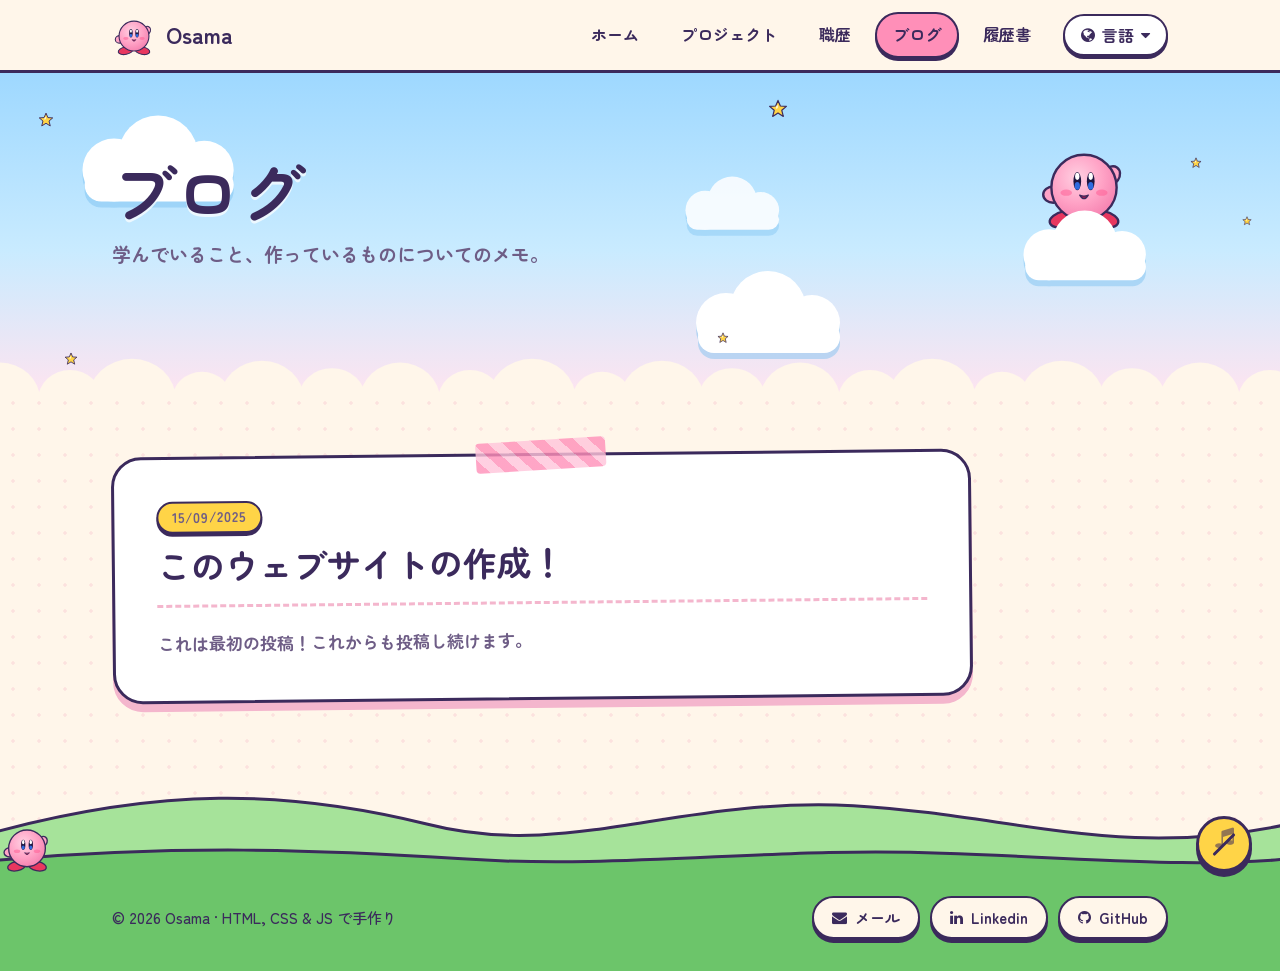
<file: japanesePages/blogj.html>
<!DOCTYPE html>
<html lang="ja">
  <head>
    <meta charset="UTF-8">
    <meta name="viewport" content="width=device-width, initial-scale=1">
    <title>ブログ · Osama</title>
    <script>document.documentElement.classList.add("js");</script>
    <link rel="preconnect" href="https://fonts.googleapis.com">
    <link rel="preconnect" href="https://fonts.gstatic.com" crossorigin>
    <link href="https://fonts.googleapis.com/css2?family=Fredoka:wght@400;500;600;700&family=Nunito:wght@400;600;700;800&family=Zen+Maru+Gothic:wght@500;700&display=swap" rel="stylesheet">
    <link href="../styles.css" rel="stylesheet">
    <link rel="stylesheet" href="../font-awesome-4.7.0/css/font-awesome.min.css">
    <link rel="icon" href="../images/kirby.svg">
    <script src="../script.js" defer></script>
  </head>
  <body>
    <header class = "navbar">
      <nav class = "navbar__inner">
        <a class = "brand" href="./homej.html"><img class = "brand_kirby" src="../images/kirby.svg" alt="">Osama</a>
        <input type = "checkbox" id = "nav-toggle" class = "nav_toggle">
        <label for = "nav-toggle" class = "nav_burger" aria-label = "メニュー"><i class = "fa fa-bars"></i></label>
        <ul class = "navbar__container">
          <li class = "navbar__item"><a href="./homej.html">ホーム</a></li>
          <li class = "navbar__item"><a href="./projectsj.html">プロジェクト</a></li>
          <li class = "navbar__item"><a href="../pages/experience.html?lang=ja">職歴</a></li>
          <li class = "navbar__item active_navitem"><a href="./blogj.html">ブログ</a></li>
          <li class = "navbar__item"><a href="./cvj.html">履歴書</a></li>
          <li class = "navbar__item dropdown">
            <button class = "dropdownbtn" type = "button"><i class = "fa fa-globe"></i> 言語 <i class = "fa fa-caret-down"></i></button>
            <div class = "dropdown-content">
              <a href="../pages/blog.html">English</a>
              <a href="./blogj.html">日本語</a>
            </div>
          </li>
        </ul>
      </nav>
    </header>

      <section class = "page_hero">
        <div class = "sky" aria-hidden = "true">
          <img class = "cloud cloud_1" src="../images/cloud.svg" alt="">
          <img class = "cloud cloud_2" src="../images/cloud.svg" alt="">
          <img class = "cloud cloud_3" src="../images/cloud.svg" alt="">
          <span class = "twinkle"></span>
          <span class = "twinkle"></span>
          <span class = "twinkle"></span>
          <span class = "twinkle"></span>
          <span class = "twinkle"></span>
          <span class = "twinkle"></span>
          <span class = "warp_star"></span>
        </div>
        <div class = "container page_hero_inner">
          <div class = "page_hero_text">
            <h1 class = "page_title bouncy">ブログ</h1>
            <p class = "page_sub">学んでいること、作っているものについてのメモ。</p>
          </div>
          <div class = "page_hero_kirby" aria-hidden = "true">
            <img class = "sitting" src="../images/kirby.svg" alt="">
            <img class = "seat" src="../images/cloud.svg" alt="">
          </div>
        </div>
      </section>

    <main class = "container">
      <div class = "blog_list">
        <article class = "blogEntry reveal">
          <div class = "dateTitle">
            <h1>このウェブサイトの作成！</h1>
            <p><b>15/09/2025</b></p>
          </div>
          <p>これは最初の投稿！これからも投稿し続けます。</p>
        </article>
      </div>
    </main>

    <footer class = "bottom__bar">
      <div class = "footer_hills" aria-hidden = "true">
        <div class = "footer_walker"><img src="../images/kirby.svg" alt=""></div>
      </div>
      <div class = "footer_ground">
        <div class = "bottom__bar__inner">
          <p class = "footer_note">© 2026 Osama · HTML, CSS &amp; JS で手作り</p>
          <ul class = "bottom__bar__list">
            <li class = "bottom_bar_list_item"><a href = "mailto:abdalghanyosama@gmail.com"><i class = "fa fa-envelope"></i> メール</a></li>
            <li class = "bottom_bar_list_item"><a target = "_blank" rel = "noopener" href="https://www.linkedin.com/in/osama-zaid-a08877235/?trk=opento_sprofile_details"><i class = "fa fa-linkedin"></i> Linkedin</a></li>
            <li class = "bottom_bar_list_item"><a target = "_blank" rel = "noopener" href="https://github.com/Osama-alt-del"><i class = "fa fa-github"></i> GitHub</a></li>
          </ul>
        </div>
      </div>
    </footer>
  </body>
</html>
</file>
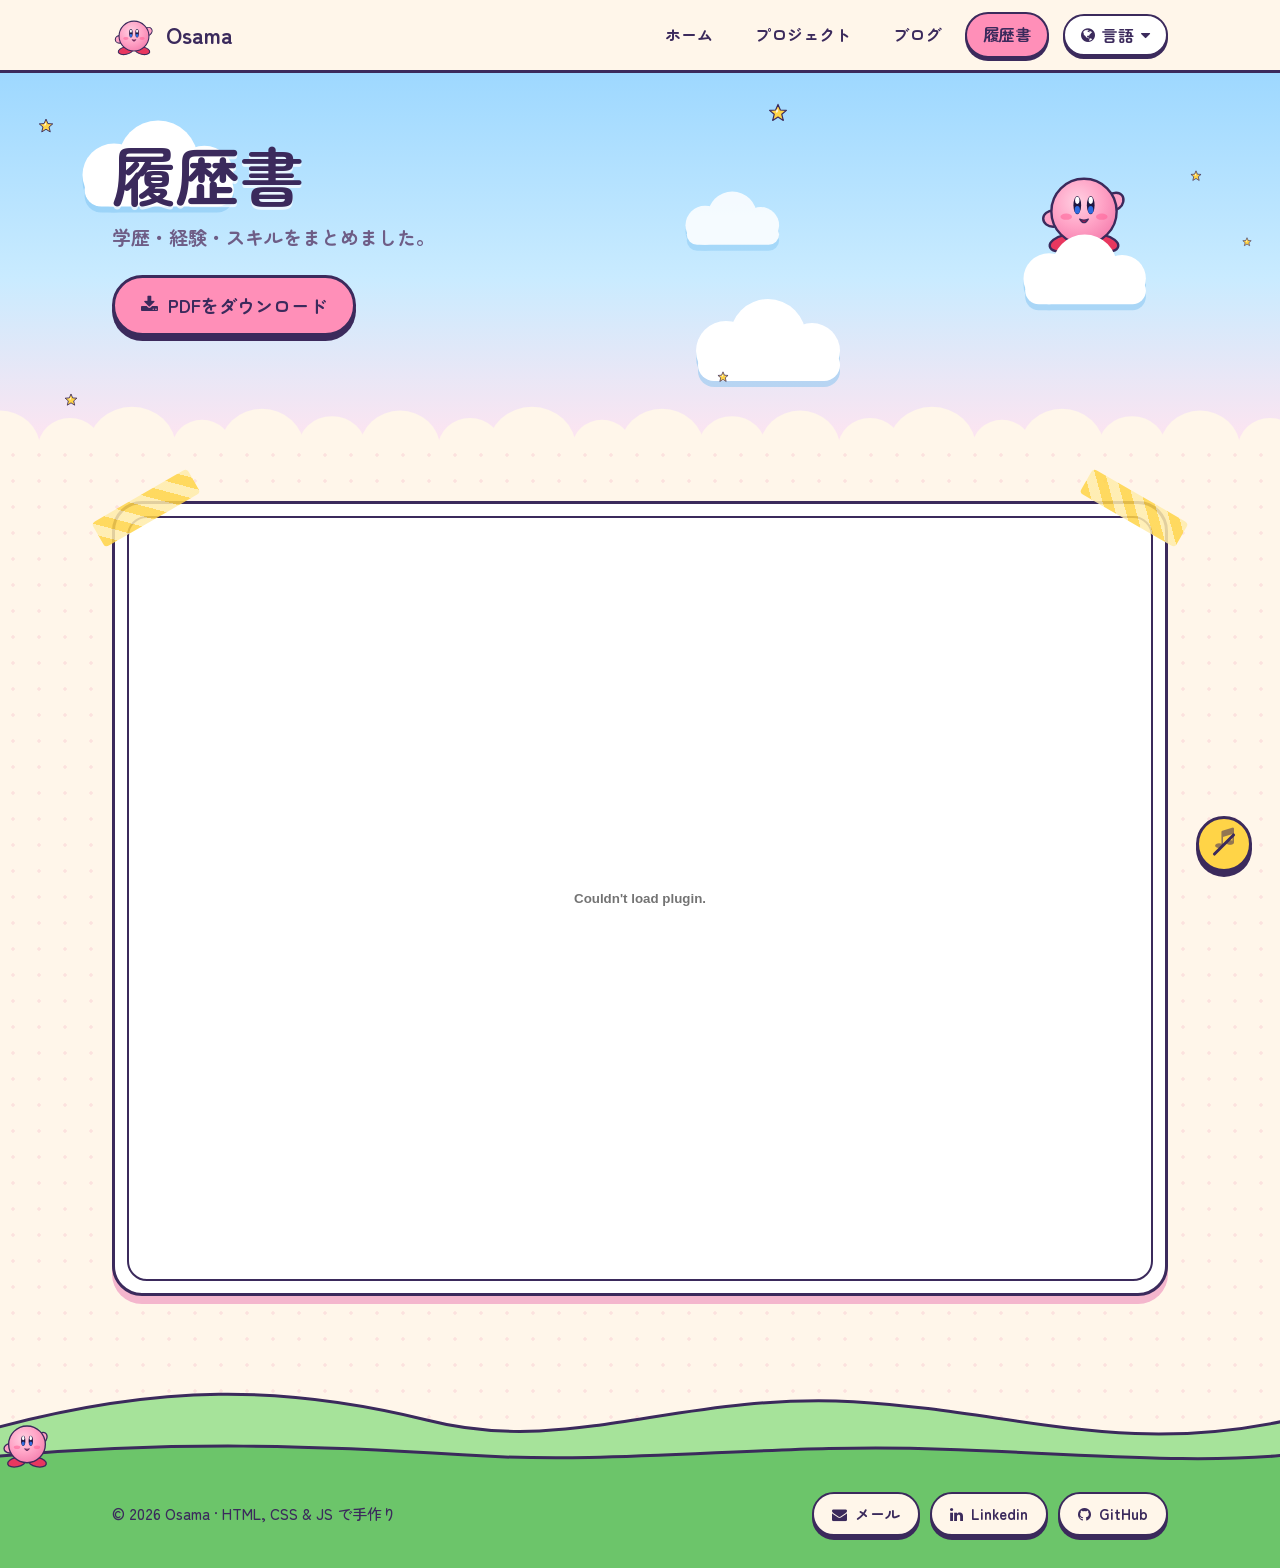
<file: japanesePages/cvj.html>
<!DOCTYPE html>
<html lang="ja">
  <head>
    <meta charset="UTF-8">
    <meta name="viewport" content="width=device-width, initial-scale=1">
    <title>履歴書 · Osama</title>
    <script>document.documentElement.classList.add("js");</script>
    <link rel="preconnect" href="https://fonts.googleapis.com">
    <link rel="preconnect" href="https://fonts.gstatic.com" crossorigin>
    <link href="https://fonts.googleapis.com/css2?family=Fredoka:wght@400;500;600;700&family=Nunito:wght@400;600;700;800&family=Zen+Maru+Gothic:wght@500;700&display=swap" rel="stylesheet">
    <link href="../styles.css" rel="stylesheet">
    <link rel="stylesheet" href="../font-awesome-4.7.0/css/font-awesome.min.css">
    <link rel="icon" href="../images/kirby.svg">
    <script src="../script.js" defer></script>
  </head>
  <body>
    <header class = "navbar">
      <nav class = "navbar__inner">
        <a class = "brand" href="./homej.html"><img class = "brand_kirby" src="../images/kirby.svg" alt="">Osama</a>
        <input type = "checkbox" id = "nav-toggle" class = "nav_toggle">
        <label for = "nav-toggle" class = "nav_burger" aria-label = "メニュー"><i class = "fa fa-bars"></i></label>
        <ul class = "navbar__container">
          <li class = "navbar__item"><a href="./homej.html">ホーム</a></li>
          <li class = "navbar__item"><a href="./projectsj.html">プロジェクト</a></li>
          <li class = "navbar__item"><a href="./blogj.html">ブログ</a></li>
          <li class = "navbar__item active_navitem"><a href="./cvj.html">履歴書</a></li>
          <li class = "navbar__item dropdown">
            <button class = "dropdownbtn" type = "button"><i class = "fa fa-globe"></i> 言語 <i class = "fa fa-caret-down"></i></button>
            <div class = "dropdown-content">
              <a href="../pages/cv.html">English</a>
              <a href="./cvj.html">日本語</a>
            </div>
          </li>
        </ul>
      </nav>
    </header>

      <section class = "page_hero">
        <div class = "sky" aria-hidden = "true">
          <img class = "cloud cloud_1" src="../images/cloud.svg" alt="">
          <img class = "cloud cloud_2" src="../images/cloud.svg" alt="">
          <img class = "cloud cloud_3" src="../images/cloud.svg" alt="">
          <span class = "twinkle"></span>
          <span class = "twinkle"></span>
          <span class = "twinkle"></span>
          <span class = "twinkle"></span>
          <span class = "twinkle"></span>
          <span class = "twinkle"></span>
          <span class = "warp_star"></span>
        </div>
        <div class = "container page_hero_inner">
          <div class = "page_hero_text">
            <h1 class = "page_title bouncy">履歴書</h1>
            <p class = "page_sub">学歴・経験・スキルをまとめました。</p>
            <a class = "btn btn_primary" href="../files/Osama_Zaid_CV_JP.pdf" download><i class = "fa fa-download"></i> PDFをダウンロード</a>
          </div>
          <div class = "page_hero_kirby" aria-hidden = "true">
            <img class = "sitting" src="../images/kirby.svg" alt="">
            <img class = "seat" src="../images/cloud.svg" alt="">
          </div>
        </div>
      </section>

    <main class = "container">
      <div class = "cv_frame reveal">
        <embed class = "CV" src="../files/Osama_Zaid_CV_JP.pdf" type="application/pdf">
      </div>
    </main>

    <footer class = "bottom__bar">
      <div class = "footer_hills" aria-hidden = "true">
        <div class = "footer_walker"><img src="../images/kirby.svg" alt=""></div>
      </div>
      <div class = "footer_ground">
        <div class = "bottom__bar__inner">
          <p class = "footer_note">© 2026 Osama · HTML, CSS &amp; JS で手作り</p>
          <ul class = "bottom__bar__list">
            <li class = "bottom_bar_list_item"><a href = "mailto:abdalghanyosama@gmail.com"><i class = "fa fa-envelope"></i> メール</a></li>
            <li class = "bottom_bar_list_item"><a target = "_blank" rel = "noopener" href="https://www.linkedin.com/in/osama-zaid-a08877235/?trk=opento_sprofile_details"><i class = "fa fa-linkedin"></i> Linkedin</a></li>
            <li class = "bottom_bar_list_item"><a target = "_blank" rel = "noopener" href="https://github.com/Osama-alt-del"><i class = "fa fa-github"></i> GitHub</a></li>
          </ul>
        </div>
      </div>
    </footer>
  </body>
</html>
</file>
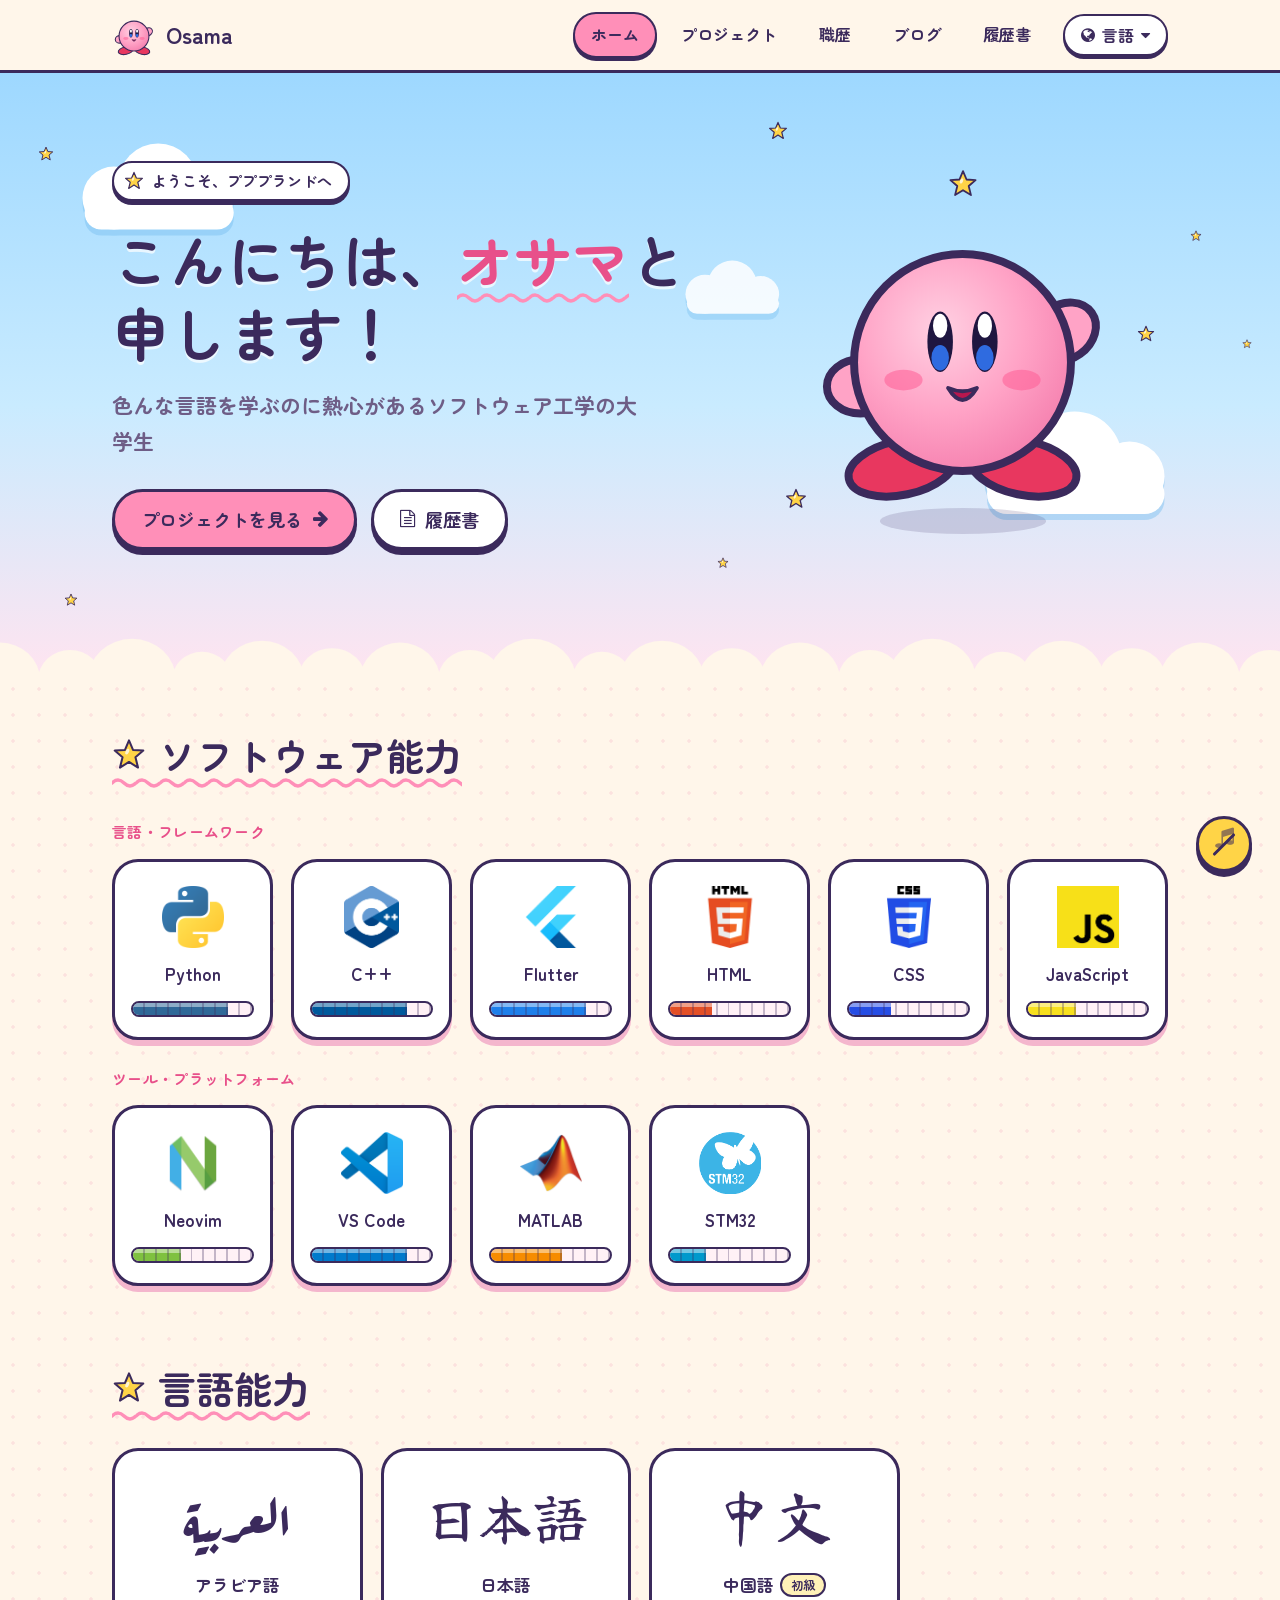
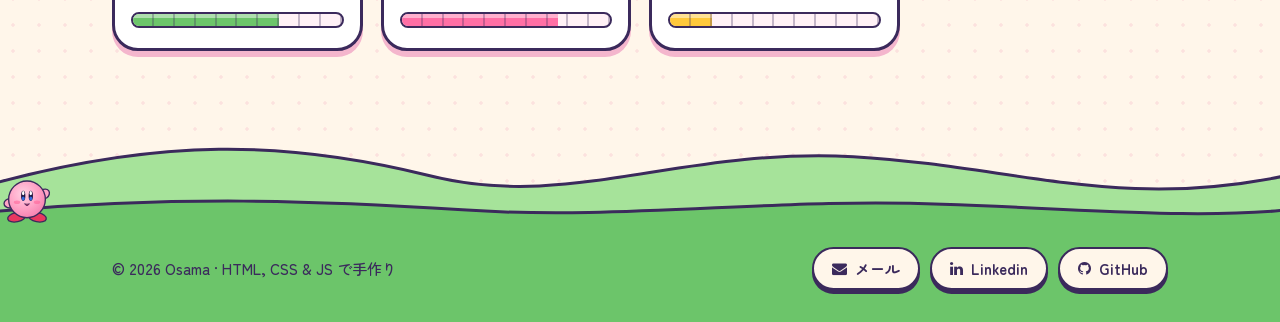
<file: japanesePages/homej.html>
<!DOCTYPE html>
<html lang="ja">
  <head>
    <meta charset="UTF-8">
    <meta name="viewport" content="width=device-width, initial-scale=1">
    <title>Osama Abd-Alghany : ポートフォリオ</title>
    <script>document.documentElement.classList.add("js");</script>
    <link rel="preconnect" href="https://fonts.googleapis.com">
    <link rel="preconnect" href="https://fonts.gstatic.com" crossorigin>
    <link href="https://fonts.googleapis.com/css2?family=Fredoka:wght@400;500;600;700&family=Nunito:wght@400;600;700;800&family=Zen+Maru+Gothic:wght@500;700&display=swap" rel="stylesheet">
    <link href="https://fonts.googleapis.com/css2?family=Aref+Ruqaa:wght@700&family=Ma+Shan+Zheng&family=Yuji+Syuku&text=%D8%A7%D9%84%D8%B9%D8%B1%D8%A8%D9%8A%D8%A9%E6%97%A5%E6%9C%AC%E8%AA%9E%E4%B8%AD%E6%96%87&display=swap" rel="stylesheet">
    <link href="../styles.css" rel="stylesheet">
    <link rel="stylesheet" href="../font-awesome-4.7.0/css/font-awesome.min.css">
    <link rel="icon" href="../images/kirby.svg">
    <script src="../script.js" defer></script>
  </head>
  <body>
    <header class = "navbar">
      <nav class = "navbar__inner">
        <a class = "brand" href="./homej.html"><img class = "brand_kirby" src="../images/kirby.svg" alt="">Osama</a>
        <input type = "checkbox" id = "nav-toggle" class = "nav_toggle">
        <label for = "nav-toggle" class = "nav_burger" aria-label = "メニュー"><i class = "fa fa-bars"></i></label>
        <ul class = "navbar__container">
          <li class = "navbar__item active_navitem"><a href="./homej.html">ホーム</a></li>
          <li class = "navbar__item"><a href="./projectsj.html">プロジェクト</a></li>
          <li class = "navbar__item"><a href="../pages/experience.html?lang=ja">職歴</a></li>
          <li class = "navbar__item"><a href="./blogj.html">ブログ</a></li>
          <li class = "navbar__item"><a href="./cvj.html">履歴書</a></li>
          <li class = "navbar__item dropdown">
            <button class = "dropdownbtn" type = "button"><i class = "fa fa-globe"></i> 言語 <i class = "fa fa-caret-down"></i></button>
            <div class = "dropdown-content">
              <a href="../pages/home.html">English</a>
              <a href="./homej.html">日本語</a>
            </div>
          </li>
        </ul>
      </nav>
    </header>

    <section class = "hero">
        <div class = "sky" aria-hidden = "true">
          <img class = "cloud cloud_1" src="../images/cloud.svg" alt="">
          <img class = "cloud cloud_2" src="../images/cloud.svg" alt="">
          <img class = "cloud cloud_3" src="../images/cloud.svg" alt="">
          <span class = "twinkle"></span>
          <span class = "twinkle"></span>
          <span class = "twinkle"></span>
          <span class = "twinkle"></span>
          <span class = "twinkle"></span>
          <span class = "twinkle"></span>
          <span class = "warp_star"></span>
        </div>
      <div class = "container hero_inner">
        <div class = "hero_text">
          <p class = "hero_eyebrow">ようこそ、プププランドへ</p>
          <h1 class = "titleMessage bouncy">こんにちは、<span class = "name_highlight">オサマ</span>と申します！</h1>
          <p class = "coverMessage">色んな言語を学ぶのに熱心があるソフトウェア工学の大学生</p>
          <div class = "hero_actions">
            <a class = "btn btn_primary" href="./projectsj.html">プロジェクトを見る <i class = "fa fa-arrow-right"></i></a>
            <a class = "btn btn_ghost" href="./cvj.html"><i class = "fa fa-file-text-o"></i> 履歴書</a>
          </div>
        </div>
        <div class = "hero_kirby">
          <div class = "orbit" aria-hidden = "true"><span></span><span></span><span></span></div>
          <span class = "kirby_shadow" aria-hidden = "true"></span>
          <button class = "kirby_btn" type = "button" aria-label = "クリックしてみて"><img src="../images/kirby.svg" alt=""></button>
          <span class = "poyo_bubble" aria-hidden = "true">ポヨ！</span>
        </div>
      </div>
    </section>

    <main class = "container home_main">
      <section class = "SoftwareSkills skills_section">
        <h2 class = "skillHeading reveal">ソフトウェア能力</h2>
        <p class = "skillSub reveal">言語・フレームワーク</p>
        <div class = "programming_lang_div skills_grid stagger">
          <div class="skill_card">
            <img src="../images/PythonLogo.png" alt="Python">
            <span class = "skill_name">Python</span>
            <div class="skill_bar"><div class="skill_level" style="width: 80%; background-color: #306998;"></div></div>
          </div>
          <div class="skill_card">
            <img src="../images/CppLogo.png" alt="C++ Logo">
            <span class = "skill_name">C++</span>
            <div class="skill_bar"><div class="skill_level" style="width: 80%; background-color: #00599C;"></div></div>
          </div>
          <div class="skill_card">
            <img src="../images/FlutterLogo.png" alt="Flutter Logo">
            <span class = "skill_name">Flutter</span>
            <div class="skill_bar"><div class="skill_level" style="width: 80%; background-color: #1E7FEA;"></div></div>
          </div>
          <div class="skill_card">
            <img src="../images/Html logo.png" alt="HTML Logo">
            <span class = "skill_name">HTML</span>
            <div class="skill_bar"><div class="skill_level" style="width: 35%; background-color: #E34F26;"></div></div>
          </div>
          <div class="skill_card">
            <img src="../images/CSS Logo.png" alt="CSS Logo">
            <span class = "skill_name">CSS</span>
            <div class="skill_bar"><div class="skill_level" style="width: 35%; background-color: #264DE4;"></div></div>
          </div>
          <div class="skill_card">
            <img src="../images/JSLogo.png" alt="JS Logo">
            <span class = "skill_name">JavaScript</span>
            <div class="skill_bar"><div class="skill_level" style="width: 40%; background-color: #F7DF1E;"></div></div>
          </div>
        </div>
        <p class = "skillSub reveal">ツール・プラットフォーム</p>
        <div class = "IDE_div skills_grid stagger">
          <div class="skill_card">
            <img src="../images/nvim-logo.png" alt="nvim">
            <span class = "skill_name">Neovim</span>
            <div class="skill_bar"><div class="skill_level" style="width: 40%; background-color: #7FC140;"></div></div>
          </div>
          <div class="skill_card">
            <img src="../images/VSCode.webp" alt="VSCode">
            <span class = "skill_name">VS Code</span>
            <div class="skill_bar"><div class="skill_level" style="width: 80%; background-color: #007ACC;"></div></div>
          </div>
          <div class="skill_card">
            <img src="../images/Matlab.png" alt="Matlab">
            <span class = "skill_name">MATLAB</span>
            <div class="skill_bar"><div class="skill_level" style="width: 60%; background-color: #F68C00;"></div></div>
          </div>
          <div class="skill_card">
            <img src="../images/STM32.png" alt="STM32">
            <span class = "skill_name">STM32</span>
            <div class="skill_bar"><div class="skill_level" style="width: 30%; background-color: #0099CC;"></div></div>
          </div>
        </div>
      </section>

      <section class = "LanguageSkills skills_section">
        <h2 class = "skillHeading reveal">言語能力</h2>
        <div class = "languages_div skills_grid stagger">
          <div class="skill_card">
            <span class = "lang_glyph lang_ar" lang = "ar" dir = "rtl">العربية</span>
            <span class = "skill_name">アラビア語</span>
            <div class="skill_bar"><div class="skill_level" style="width: 70%; background-color: #6CC56A;"></div></div>
          </div>
          <div class="skill_card">
            <span class = "lang_glyph lang_ja" lang = "ja">日本語</span>
            <span class = "skill_name">日本語</span>
            <div class="skill_bar"><div class="skill_level" style="width: 75%; background-color: #FF6FA5;"></div></div>
          </div>
          <div class="skill_card">
            <span class = "lang_glyph lang_zh" lang = "zh">中文</span>
            <span class = "skill_name">中国語 <span class = "skill_tag">初級</span></span>
            <div class="skill_bar"><div class="skill_level" style="width: 20%; background-color: #FFC93C;"></div></div>
          </div>
        </div>
      </section>
    </main>

    <footer class = "bottom__bar">
      <div class = "footer_hills" aria-hidden = "true">
        <div class = "footer_walker"><img src="../images/kirby.svg" alt=""></div>
      </div>
      <div class = "footer_ground">
        <div class = "bottom__bar__inner">
          <p class = "footer_note">© 2026 Osama · HTML, CSS &amp; JS で手作り</p>
          <ul class = "bottom__bar__list">
            <li class = "bottom_bar_list_item"><a href = "mailto:abdalghanyosama@gmail.com"><i class = "fa fa-envelope"></i> メール</a></li>
            <li class = "bottom_bar_list_item"><a target = "_blank" rel = "noopener" href="https://www.linkedin.com/in/osama-zaid-a08877235/?trk=opento_sprofile_details"><i class = "fa fa-linkedin"></i> Linkedin</a></li>
            <li class = "bottom_bar_list_item"><a target = "_blank" rel = "noopener" href="https://github.com/Osama-alt-del"><i class = "fa fa-github"></i> GitHub</a></li>
          </ul>
        </div>
      </div>
    </footer>
  </body>
</html>
</file>
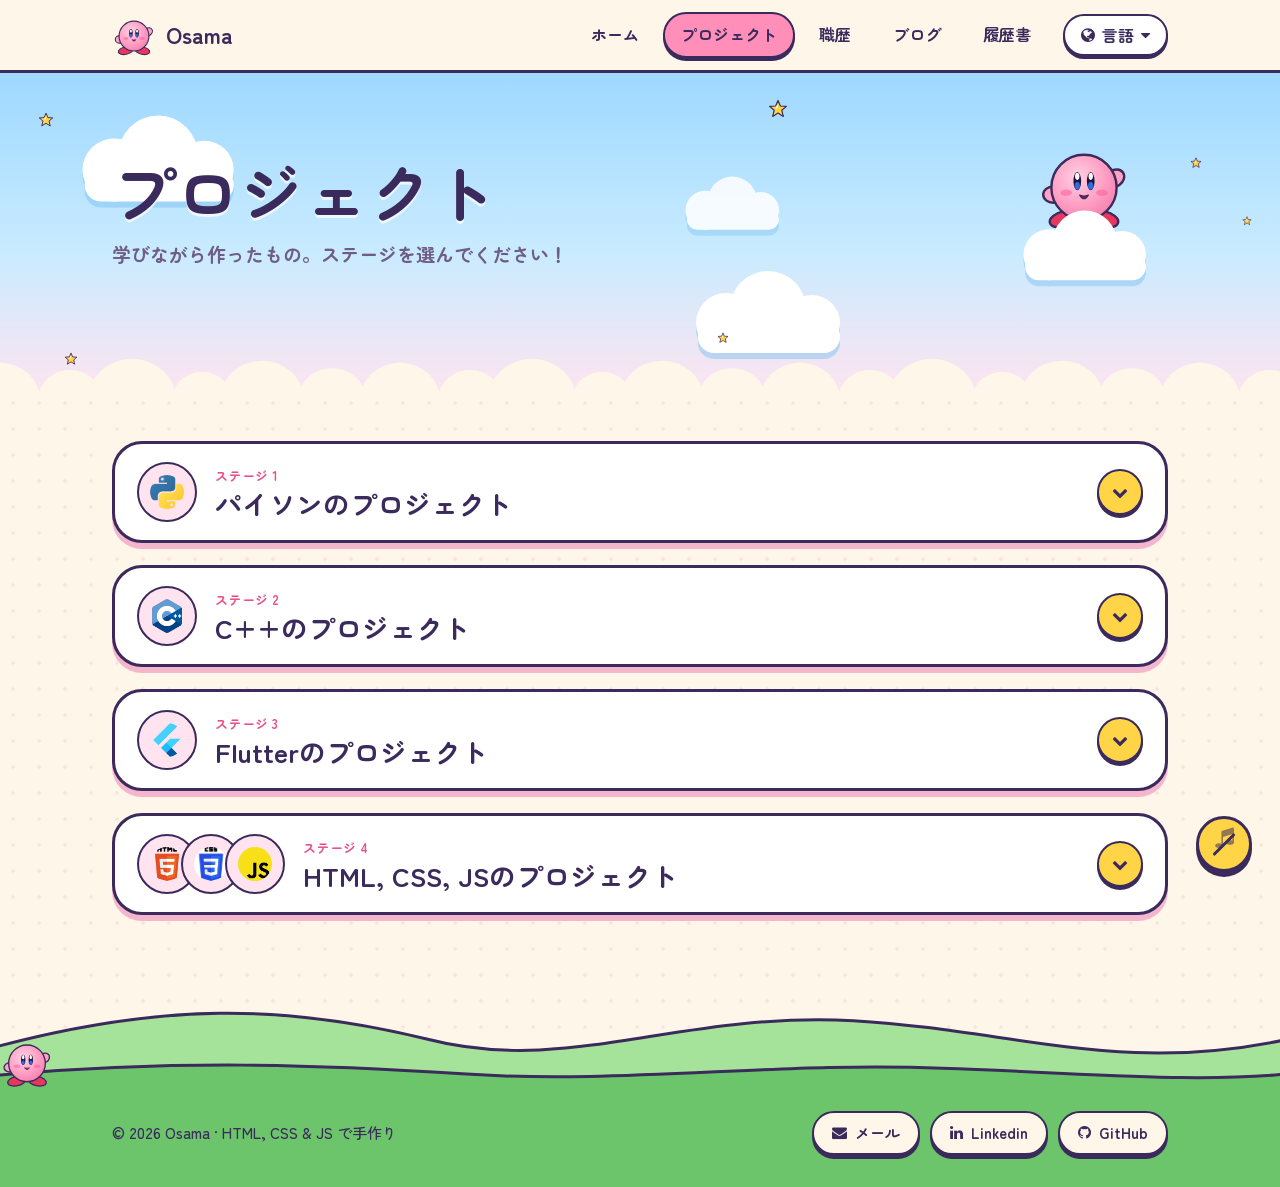
<file: japanesePages/projectsj.html>
<!DOCTYPE html>
<html lang="ja">
  <head>
    <meta charset="UTF-8">
    <meta name="viewport" content="width=device-width, initial-scale=1">
    <title>プロジェクト · Osama</title>
    <script>document.documentElement.classList.add("js");</script>
    <link rel="preconnect" href="https://fonts.googleapis.com">
    <link rel="preconnect" href="https://fonts.gstatic.com" crossorigin>
    <link href="https://fonts.googleapis.com/css2?family=Fredoka:wght@400;500;600;700&family=Nunito:wght@400;600;700;800&family=Zen+Maru+Gothic:wght@500;700&display=swap" rel="stylesheet">
    <link href="../styles.css" rel="stylesheet">
    <link rel="stylesheet" href="../font-awesome-4.7.0/css/font-awesome.min.css">
    <link rel="icon" href="../images/kirby.svg">
    <script src="../script.js" defer></script>
  </head>
  <body>
    <header class = "navbar">
      <nav class = "navbar__inner">
        <a class = "brand" href="./homej.html"><img class = "brand_kirby" src="../images/kirby.svg" alt="">Osama</a>
        <input type = "checkbox" id = "nav-toggle" class = "nav_toggle">
        <label for = "nav-toggle" class = "nav_burger" aria-label = "メニュー"><i class = "fa fa-bars"></i></label>
        <ul class = "navbar__container">
          <li class = "navbar__item"><a href="./homej.html">ホーム</a></li>
          <li class = "navbar__item active_navitem"><a href="./projectsj.html">プロジェクト</a></li>
          <li class = "navbar__item"><a href="../pages/experience.html?lang=ja">職歴</a></li>
          <li class = "navbar__item"><a href="./blogj.html">ブログ</a></li>
          <li class = "navbar__item"><a href="./cvj.html">履歴書</a></li>
          <li class = "navbar__item dropdown">
            <button class = "dropdownbtn" type = "button"><i class = "fa fa-globe"></i> 言語 <i class = "fa fa-caret-down"></i></button>
            <div class = "dropdown-content">
              <a href="../pages/projects.html">English</a>
              <a href="./projectsj.html">日本語</a>
            </div>
          </li>
        </ul>
      </nav>
    </header>

      <section class = "page_hero">
        <div class = "sky" aria-hidden = "true">
          <img class = "cloud cloud_1" src="../images/cloud.svg" alt="">
          <img class = "cloud cloud_2" src="../images/cloud.svg" alt="">
          <img class = "cloud cloud_3" src="../images/cloud.svg" alt="">
          <span class = "twinkle"></span>
          <span class = "twinkle"></span>
          <span class = "twinkle"></span>
          <span class = "twinkle"></span>
          <span class = "twinkle"></span>
          <span class = "twinkle"></span>
          <span class = "warp_star"></span>
        </div>
        <div class = "container page_hero_inner">
          <div class = "page_hero_text">
            <h1 class = "page_title bouncy">プロジェクト</h1>
            <p class = "page_sub">学びながら作ったもの。ステージを選んでください！</p>
          </div>
          <div class = "page_hero_kirby" aria-hidden = "true">
            <img class = "sitting" src="../images/kirby.svg" alt="">
            <img class = "seat" src="../images/cloud.svg" alt="">
          </div>
        </div>
      </section>

    <main class = "container">
      <div class = "projects_list stagger">
        <div class = "project_card">
          <div class = "card_title" onclick = "openProjects(this)">
            <div class = "card_logos"><img class= "Logo" src="../images/PythonLogo.png" alt="PythonLogo"></div>
            <div class = "card_heading">
              <span class = "stage_tag">ステージ 1</span>
              <h2>パイソンのプロジェクト</h2>
            </div>
            <i class = "fa fa-chevron-down card_arrow"></i>
          </div>
          <div class = "projectContent">
            <div class = "projectContent_inner">
              <div class = "projectContent_Container">
                <div class = "projectSelector">
                  <ul class = "projectList">
                    <li class = "projectItem" onclick = "displayContentPythonj(this);"><b>ガスシミュレーション</b></li>
                    <li class = "projectItem" onclick = "displayContentPythonj(this);"><b>フィボナッチビジュアル</b></li>
                  </ul>
                </div>
                <div class = "projectOverview">
                  <!--This is the div that shows the projects, it changes over time-->
                  <p class = "overview_placeholder">プロジェクトを選択してください！</p>
                </div>
              </div>
            </div>
          </div>
        </div>

        <div class = "project_card">
          <div class = "card_title" onclick = "openProjects(this)">
            <div class = "card_logos"><img class= "Logo" src="../images/CppLogo.png" alt="C++ logo"></div>
            <div class = "card_heading">
              <span class = "stage_tag">ステージ 2</span>
              <h2>C++のプロジェクト</h2>
            </div>
            <i class = "fa fa-chevron-down card_arrow"></i>
          </div>
          <div class = "projectContent">
            <div class = "projectContent_inner">
              <div class = "projectContent_Container">
                <div class = "projectSelector">
                  <ul class = "projectList">
                    <li class = "projectItem" onclick = "displayContentCpp(this);"><b>Project 1</b></li>
                    <li class = "projectItem" onclick = "displayContentCpp(this);"><b>Project 2</b></li>
                  </ul>
                </div>
                <div class = "projectOverview">
                  <!--This is the div that shows the projects, it changes over time-->
                  <p class = "overview_placeholder">プロジェクトを選択してください！</p>
                </div>
              </div>
            </div>
          </div>
        </div>

        <div class = "project_card">
          <div class = "card_title" onclick = "openProjects(this)">
            <div class = "card_logos"><img class= "Logo" src="../images/FlutterLogo.png" alt="Flutter logo"></div>
            <div class = "card_heading">
              <span class = "stage_tag">ステージ 3</span>
              <h2>Flutterのプロジェクト</h2>
            </div>
            <i class = "fa fa-chevron-down card_arrow"></i>
          </div>
          <div class = "projectContent">
            <div class = "projectContent_inner">
              <div class = "projectContent_Container">
                <div class = "projectSelector">
                  <ul class = "projectList">
                    <li class = "projectItem" onclick = "displayContentFlutter(this);"><b>Project 1</b></li>
                    <li class = "projectItem" onclick = "displayContentFlutter(this);"><b>Project 2</b></li>
                  </ul>
                </div>
                <div class = "projectOverview">
                  <!--This is the div that shows the projects, it changes over time-->
                  <p class = "overview_placeholder">プロジェクトを選択してください！</p>
                </div>
              </div>
            </div>
          </div>
        </div>

        <div class = "project_card web_project_card">
          <div class = "card_title" onclick = "openProjects(this)">
            <div class = "card_logos"><img class= "Logo" src="../images/Html logo.png" alt="HTML logo"><img class= "Logo" src="../images/CSS Logo.png" alt="CSS logo"><img class= "Logo" src="../images/JSLogo.png" alt="JS logo"></div>
            <div class = "card_heading">
              <span class = "stage_tag">ステージ 4</span>
              <h2>HTML, CSS, JSのプロジェクト</h2>
            </div>
            <i class = "fa fa-chevron-down card_arrow"></i>
          </div>
          <div class = "projectContent">
            <div class = "projectContent_inner">
              <div class = "projectContent_Container">
                <div class = "projectSelector">
                  <ul class = "projectList">
                    <li class = "projectItem" onclick = "displayContentWeb(this);"><b>Project 1</b></li>
                    <li class = "projectItem" onclick = "displayContentWeb(this);"><b>Project 2</b></li>
                  </ul>
                </div>
                <div class = "projectOverview">
                  <!--This is the div that shows the projects, it changes over time-->
                  <p class = "overview_placeholder">プロジェクトを選択してください！</p>
                </div>
              </div>
            </div>
          </div>
        </div>
      </div>
    </main>

    <footer class = "bottom__bar">
      <div class = "footer_hills" aria-hidden = "true">
        <div class = "footer_walker"><img src="../images/kirby.svg" alt=""></div>
      </div>
      <div class = "footer_ground">
        <div class = "bottom__bar__inner">
          <p class = "footer_note">© 2026 Osama · HTML, CSS &amp; JS で手作り</p>
          <ul class = "bottom__bar__list">
            <li class = "bottom_bar_list_item"><a href = "mailto:abdalghanyosama@gmail.com"><i class = "fa fa-envelope"></i> メール</a></li>
            <li class = "bottom_bar_list_item"><a target = "_blank" rel = "noopener" href="https://www.linkedin.com/in/osama-zaid-a08877235/?trk=opento_sprofile_details"><i class = "fa fa-linkedin"></i> Linkedin</a></li>
            <li class = "bottom_bar_list_item"><a target = "_blank" rel = "noopener" href="https://github.com/Osama-alt-del"><i class = "fa fa-github"></i> GitHub</a></li>
          </ul>
        </div>
      </div>
    </footer>
  </body>
</html>
</file>
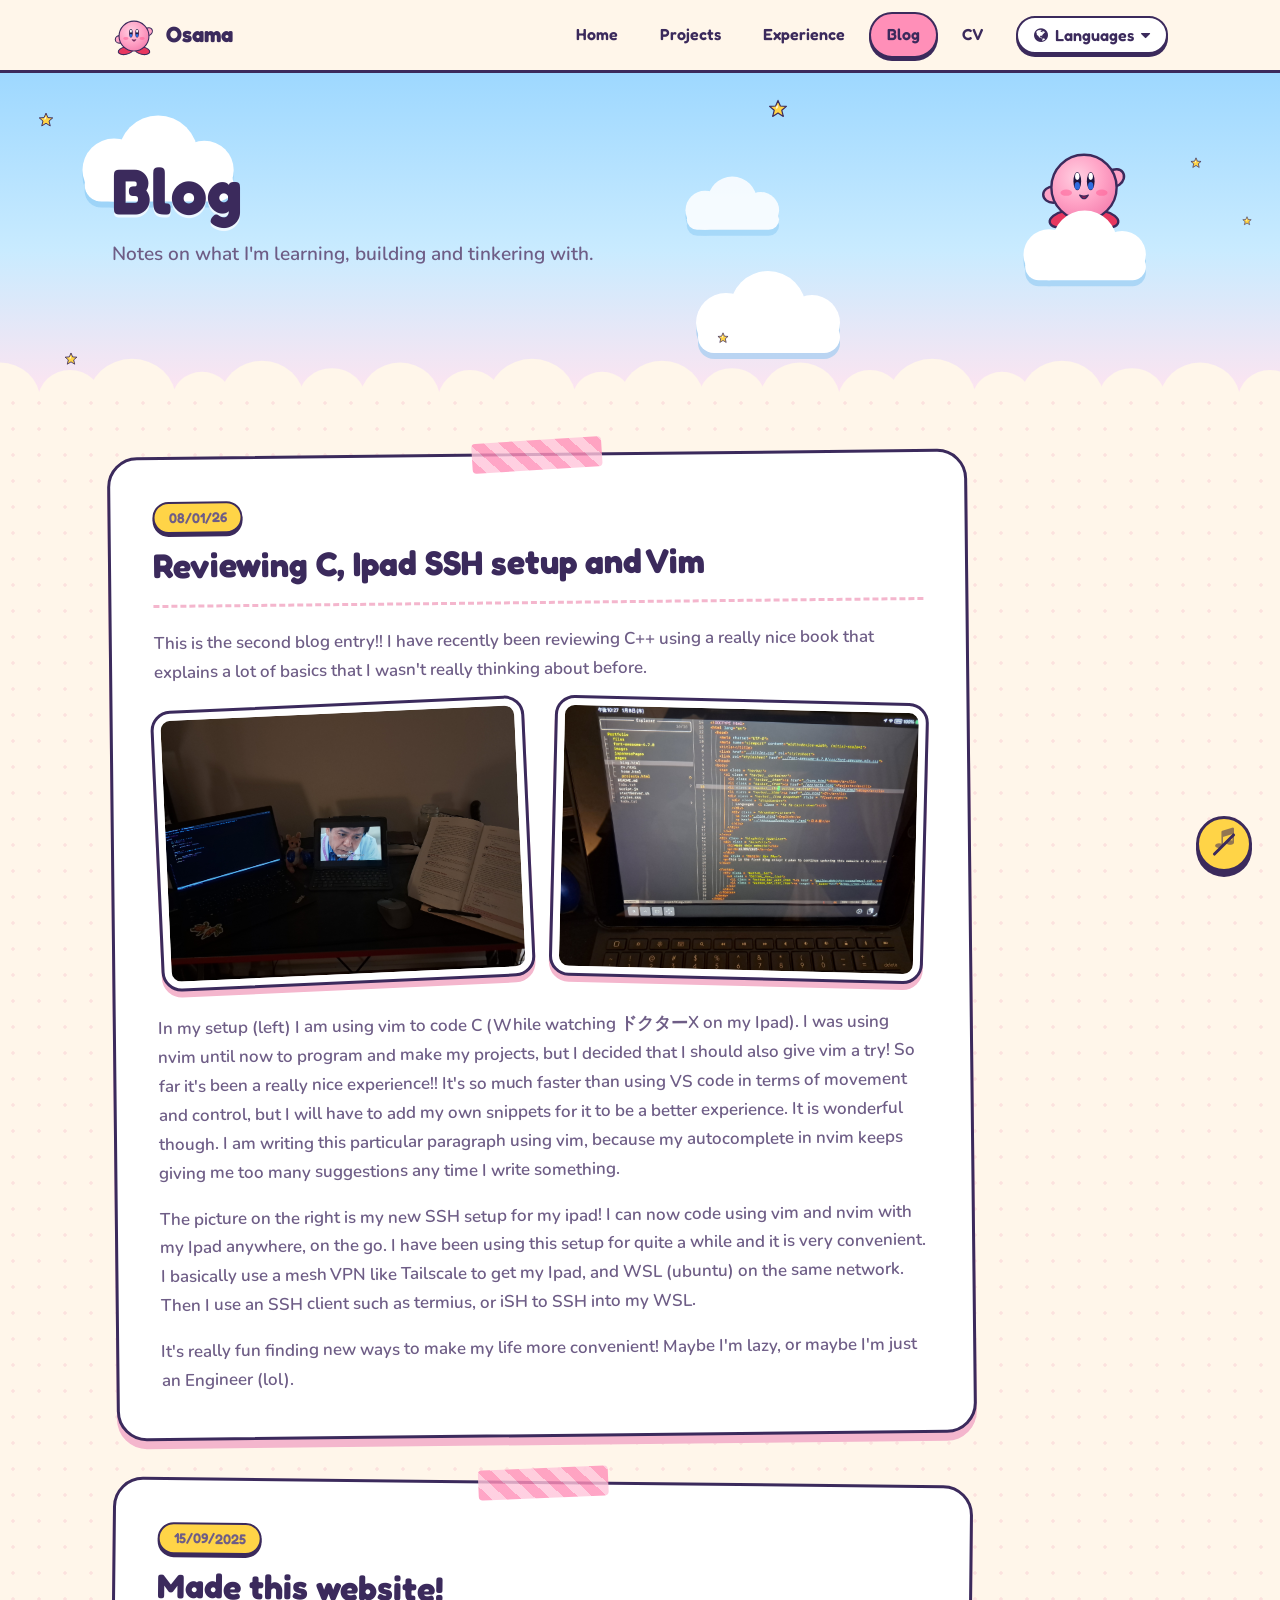
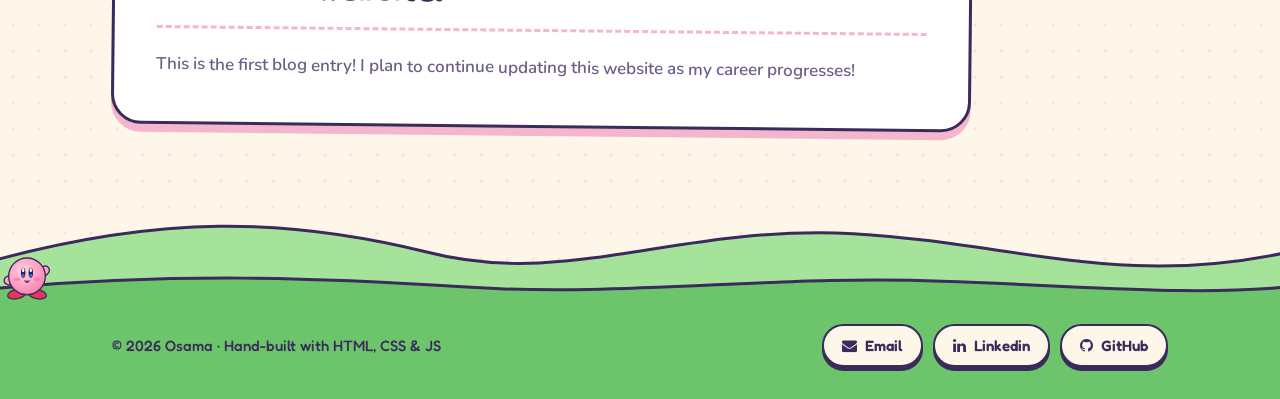
<file: pages/blog.html>
<!DOCTYPE html>
<html lang="en">
  <head>
    <meta charset="UTF-8">
    <meta name="viewport" content="width=device-width, initial-scale=1">
    <title>Blog · Osama</title>
    <script>document.documentElement.classList.add("js");</script>
    <link rel="preconnect" href="https://fonts.googleapis.com">
    <link rel="preconnect" href="https://fonts.gstatic.com" crossorigin>
    <link href="https://fonts.googleapis.com/css2?family=Fredoka:wght@400;500;600;700&family=Nunito:wght@400;600;700;800&display=swap" rel="stylesheet">
    <link href="../styles.css" rel="stylesheet">
    <link rel="stylesheet" href="../font-awesome-4.7.0/css/font-awesome.min.css">
    <link rel="icon" href="../images/kirby.svg">
    <script src="../script.js" defer></script>
  </head>
  <body>
    <header class = "navbar">
      <nav class = "navbar__inner">
        <a class = "brand" href="./home.html"><img class = "brand_kirby" src="../images/kirby.svg" alt="">Osama</a>
        <input type = "checkbox" id = "nav-toggle" class = "nav_toggle">
        <label for = "nav-toggle" class = "nav_burger" aria-label = "Toggle menu"><i class = "fa fa-bars"></i></label>
        <ul class = "navbar__container">
          <li class = "navbar__item"><a href="./home.html">Home</a></li>
          <li class = "navbar__item"><a href="./projects.html">Projects</a></li>
          <li class = "navbar__item"><a href="./experience.html">Experience</a></li>
          <li class = "navbar__item active_navitem"><a href="./blog.html">Blog</a></li>
          <li class = "navbar__item"><a href="./cv.html">CV</a></li>
          <li class = "navbar__item dropdown">
            <button class = "dropdownbtn" type = "button"><i class = "fa fa-globe"></i> Languages <i class = "fa fa-caret-down"></i></button>
            <div class = "dropdown-content">
              <a href="./blog.html">English</a>
              <a href="../japanesePages/blogj.html">日本語</a>
            </div>
          </li>
        </ul>
      </nav>
    </header>

      <section class = "page_hero">
        <div class = "sky" aria-hidden = "true">
          <img class = "cloud cloud_1" src="../images/cloud.svg" alt="">
          <img class = "cloud cloud_2" src="../images/cloud.svg" alt="">
          <img class = "cloud cloud_3" src="../images/cloud.svg" alt="">
          <span class = "twinkle"></span>
          <span class = "twinkle"></span>
          <span class = "twinkle"></span>
          <span class = "twinkle"></span>
          <span class = "twinkle"></span>
          <span class = "twinkle"></span>
          <span class = "warp_star"></span>
        </div>
        <div class = "container page_hero_inner">
          <div class = "page_hero_text">
            <h1 class = "page_title bouncy">Blog</h1>
            <p class = "page_sub">Notes on what I'm learning, building and tinkering with.</p>
          </div>
          <div class = "page_hero_kirby" aria-hidden = "true">
            <img class = "sitting" src="../images/kirby.svg" alt="">
            <img class = "seat" src="../images/cloud.svg" alt="">
          </div>
        </div>
      </section>

    <main class = "container">
      <div class = "blog_list">
        <article class = "blogEntry reveal">
          <div class = "dateTitle">
            <h1>Reviewing C, Ipad SSH setup and Vim</h1>
            <p><b>08/01/26</b></p>
          </div>
          <p>This is the second blog entry!! I have recently been reviewing C++ using a really nice book that explains a lot of basics that I wasn't really thinking about before.</p>
          <div class = "blogImageDiv">
            <img src="../images/SetUp.jpg" alt="SetUp Image">
            <img src="../images/SSHIpad.jpg" alt="SetUp Image">
          </div>
          <p>In my setup (left) I am using vim to code C (While watching ドクターX on my Ipad). I was using nvim until now to program and make my projects, but I decided that I should also give vim a try! So far it's been a really nice experience!! It's so much faster than using VS code in terms of movement and control, but I will have to add my own snippets for it to be a better experience. It is wonderful though. I am writing this particular paragraph using vim, because my autocomplete in nvim keeps giving me too many suggestions any time I write something.
          </p>
          <p>
          The picture on the right is my new SSH setup for my ipad! I can now code using vim and nvim with my Ipad anywhere, on the go. I have been using this setup for quite a while and it is very convenient. I basically use a mesh VPN like Tailscale to get my Ipad, and WSL (ubuntu) on the same network. Then I use an SSH client such as termius, or iSH to SSH into my WSL.
          </p>
          <p>
          It's really fun finding new ways to make my life more convenient! Maybe I'm lazy, or maybe I'm just an Engineer (lol).</p>
        </article>

        <article class = "blogEntry reveal">
          <div class = "dateTitle">
            <h1>Made this website!</h1>
            <p><b>15/09/2025</b></p>
          </div>
          <p>This is the first blog entry! I plan to continue updating this website as my career progresses!</p>
        </article>
      </div>
    </main>

    <footer class = "bottom__bar">
      <div class = "footer_hills" aria-hidden = "true">
        <div class = "footer_walker"><img src="../images/kirby.svg" alt=""></div>
      </div>
      <div class = "footer_ground">
        <div class = "bottom__bar__inner">
          <p class = "footer_note">© 2026 Osama · Hand-built with HTML, CSS &amp; JS</p>
          <ul class = "bottom__bar__list">
            <li class = "bottom_bar_list_item"><a href = "mailto:abdalghanyosama@gmail.com"><i class = "fa fa-envelope"></i> Email</a></li>
            <li class = "bottom_bar_list_item"><a target = "_blank" rel = "noopener" href="https://www.linkedin.com/in/osama-zaid-a08877235/?trk=opento_sprofile_details"><i class = "fa fa-linkedin"></i> Linkedin</a></li>
            <li class = "bottom_bar_list_item"><a target = "_blank" rel = "noopener" href="https://github.com/Osama-alt-del"><i class = "fa fa-github"></i> GitHub</a></li>
          </ul>
        </div>
      </div>
    </footer>
  </body>
</html>
</file>
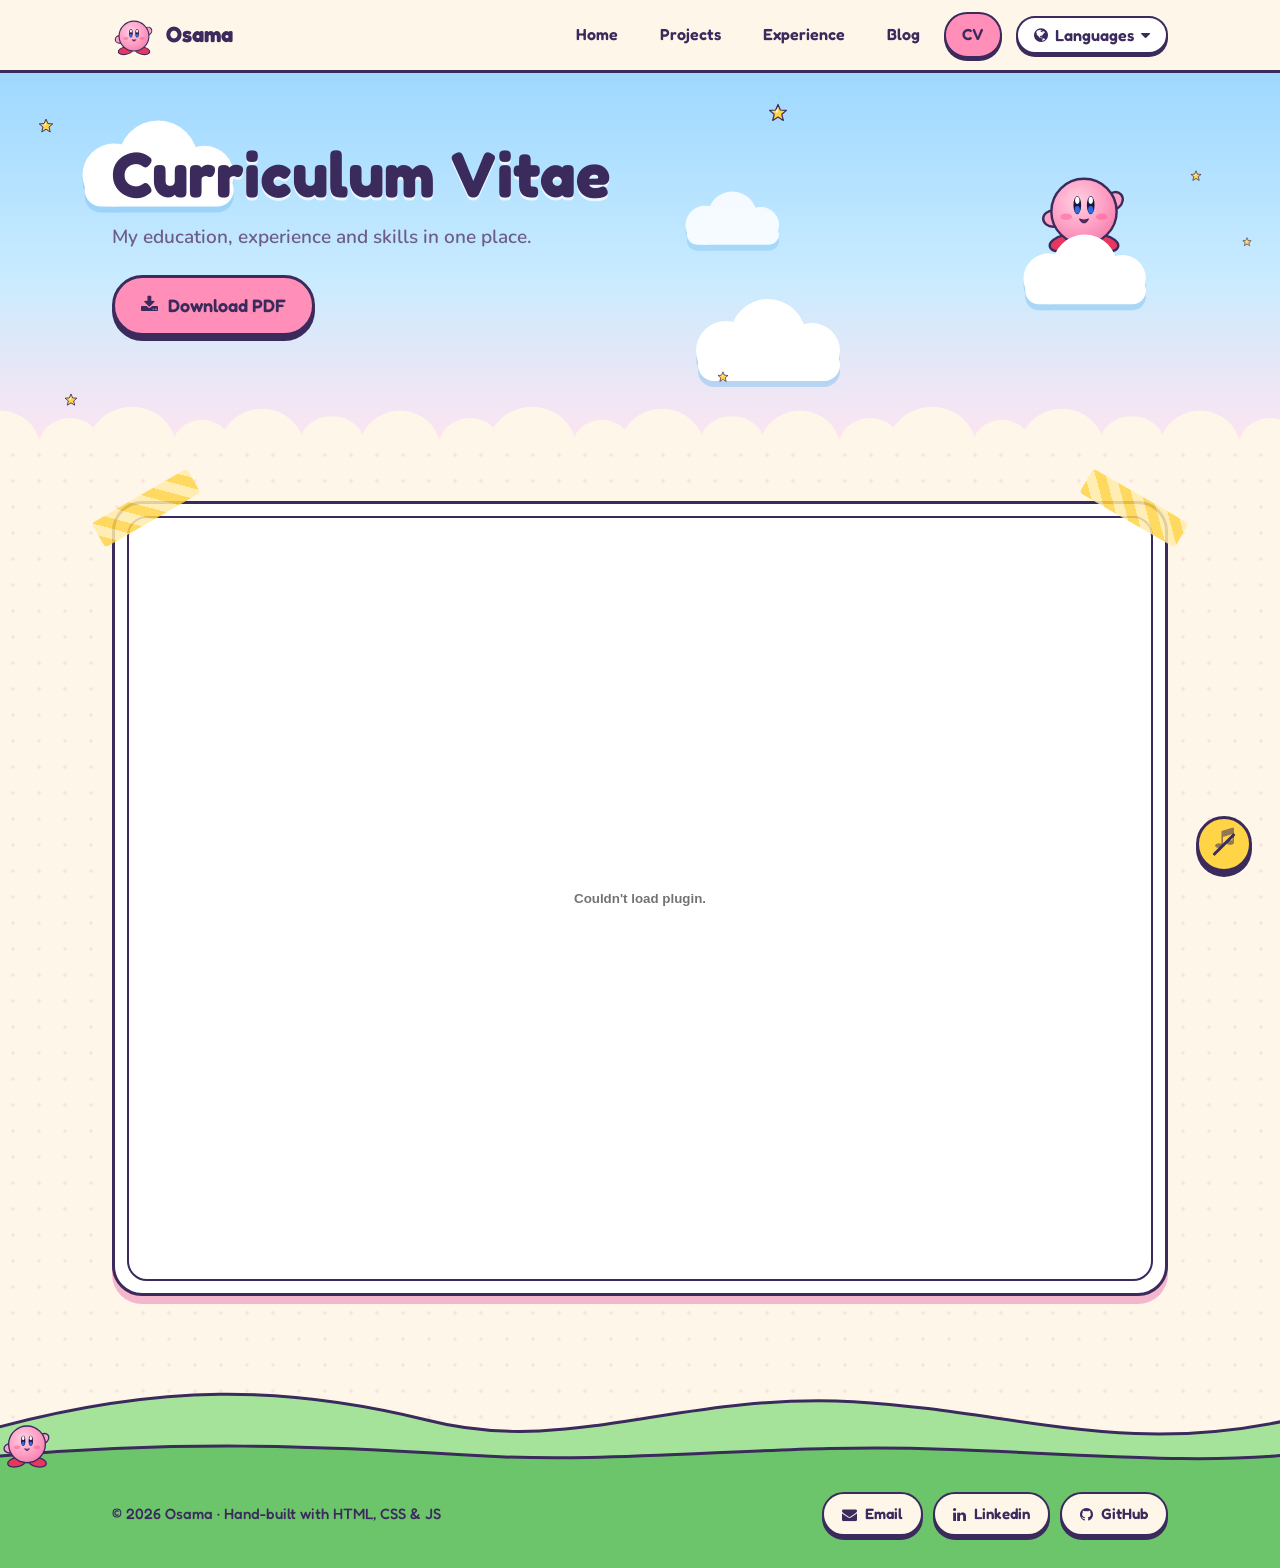
<file: pages/cv.html>
<!DOCTYPE html>
<html lang="en">
  <head>
    <meta charset="UTF-8">
    <meta name="viewport" content="width=device-width, initial-scale=1">
    <title>CV · Osama</title>
    <script>document.documentElement.classList.add("js");</script>
    <link rel="preconnect" href="https://fonts.googleapis.com">
    <link rel="preconnect" href="https://fonts.gstatic.com" crossorigin>
    <link href="https://fonts.googleapis.com/css2?family=Fredoka:wght@400;500;600;700&family=Nunito:wght@400;600;700;800&display=swap" rel="stylesheet">
    <link href="../styles.css" rel="stylesheet">
    <link rel="stylesheet" href="../font-awesome-4.7.0/css/font-awesome.min.css">
    <link rel="icon" href="../images/kirby.svg">
    <script src="../script.js" defer></script>
  </head>
  <body>
    <header class = "navbar">
      <nav class = "navbar__inner">
        <a class = "brand" href="./home.html"><img class = "brand_kirby" src="../images/kirby.svg" alt="">Osama</a>
        <input type = "checkbox" id = "nav-toggle" class = "nav_toggle">
        <label for = "nav-toggle" class = "nav_burger" aria-label = "Toggle menu"><i class = "fa fa-bars"></i></label>
        <ul class = "navbar__container">
          <li class = "navbar__item"><a href="./home.html">Home</a></li>
          <li class = "navbar__item"><a href="./projects.html">Projects</a></li>
          <li class = "navbar__item"><a href="./experience.html">Experience</a></li>
          <li class = "navbar__item"><a href="./blog.html">Blog</a></li>
          <li class = "navbar__item active_navitem"><a href="./cv.html">CV</a></li>
          <li class = "navbar__item dropdown">
            <button class = "dropdownbtn" type = "button"><i class = "fa fa-globe"></i> Languages <i class = "fa fa-caret-down"></i></button>
            <div class = "dropdown-content">
              <a href="./cv.html">English</a>
              <a href="../japanesePages/cvj.html">日本語</a>
            </div>
          </li>
        </ul>
      </nav>
    </header>

      <section class = "page_hero">
        <div class = "sky" aria-hidden = "true">
          <img class = "cloud cloud_1" src="../images/cloud.svg" alt="">
          <img class = "cloud cloud_2" src="../images/cloud.svg" alt="">
          <img class = "cloud cloud_3" src="../images/cloud.svg" alt="">
          <span class = "twinkle"></span>
          <span class = "twinkle"></span>
          <span class = "twinkle"></span>
          <span class = "twinkle"></span>
          <span class = "twinkle"></span>
          <span class = "twinkle"></span>
          <span class = "warp_star"></span>
        </div>
        <div class = "container page_hero_inner">
          <div class = "page_hero_text">
            <h1 class = "page_title bouncy">Curriculum Vitae</h1>
            <p class = "page_sub">My education, experience and skills in one place.</p>
            <a class = "btn btn_primary" href="../files/Osama_Zaid_CV.pdf" download><i class = "fa fa-download"></i> Download PDF</a>
          </div>
          <div class = "page_hero_kirby" aria-hidden = "true">
            <img class = "sitting" src="../images/kirby.svg" alt="">
            <img class = "seat" src="../images/cloud.svg" alt="">
          </div>
        </div>
      </section>

    <main class = "container">
      <div class = "cv_frame reveal">
        <embed class = "CV" src="../files/Osama_Zaid_CV.pdf" type="application/pdf">
      </div>
    </main>

    <footer class = "bottom__bar">
      <div class = "footer_hills" aria-hidden = "true">
        <div class = "footer_walker"><img src="../images/kirby.svg" alt=""></div>
      </div>
      <div class = "footer_ground">
        <div class = "bottom__bar__inner">
          <p class = "footer_note">© 2026 Osama · Hand-built with HTML, CSS &amp; JS</p>
          <ul class = "bottom__bar__list">
            <li class = "bottom_bar_list_item"><a href = "mailto:abdalghanyosama@gmail.com"><i class = "fa fa-envelope"></i> Email</a></li>
            <li class = "bottom_bar_list_item"><a target = "_blank" rel = "noopener" href="https://www.linkedin.com/in/osama-zaid-a08877235/?trk=opento_sprofile_details"><i class = "fa fa-linkedin"></i> Linkedin</a></li>
            <li class = "bottom_bar_list_item"><a target = "_blank" rel = "noopener" href="https://github.com/Osama-alt-del"><i class = "fa fa-github"></i> GitHub</a></li>
          </ul>
        </div>
      </div>
    </footer>
  </body>
</html>
</file>
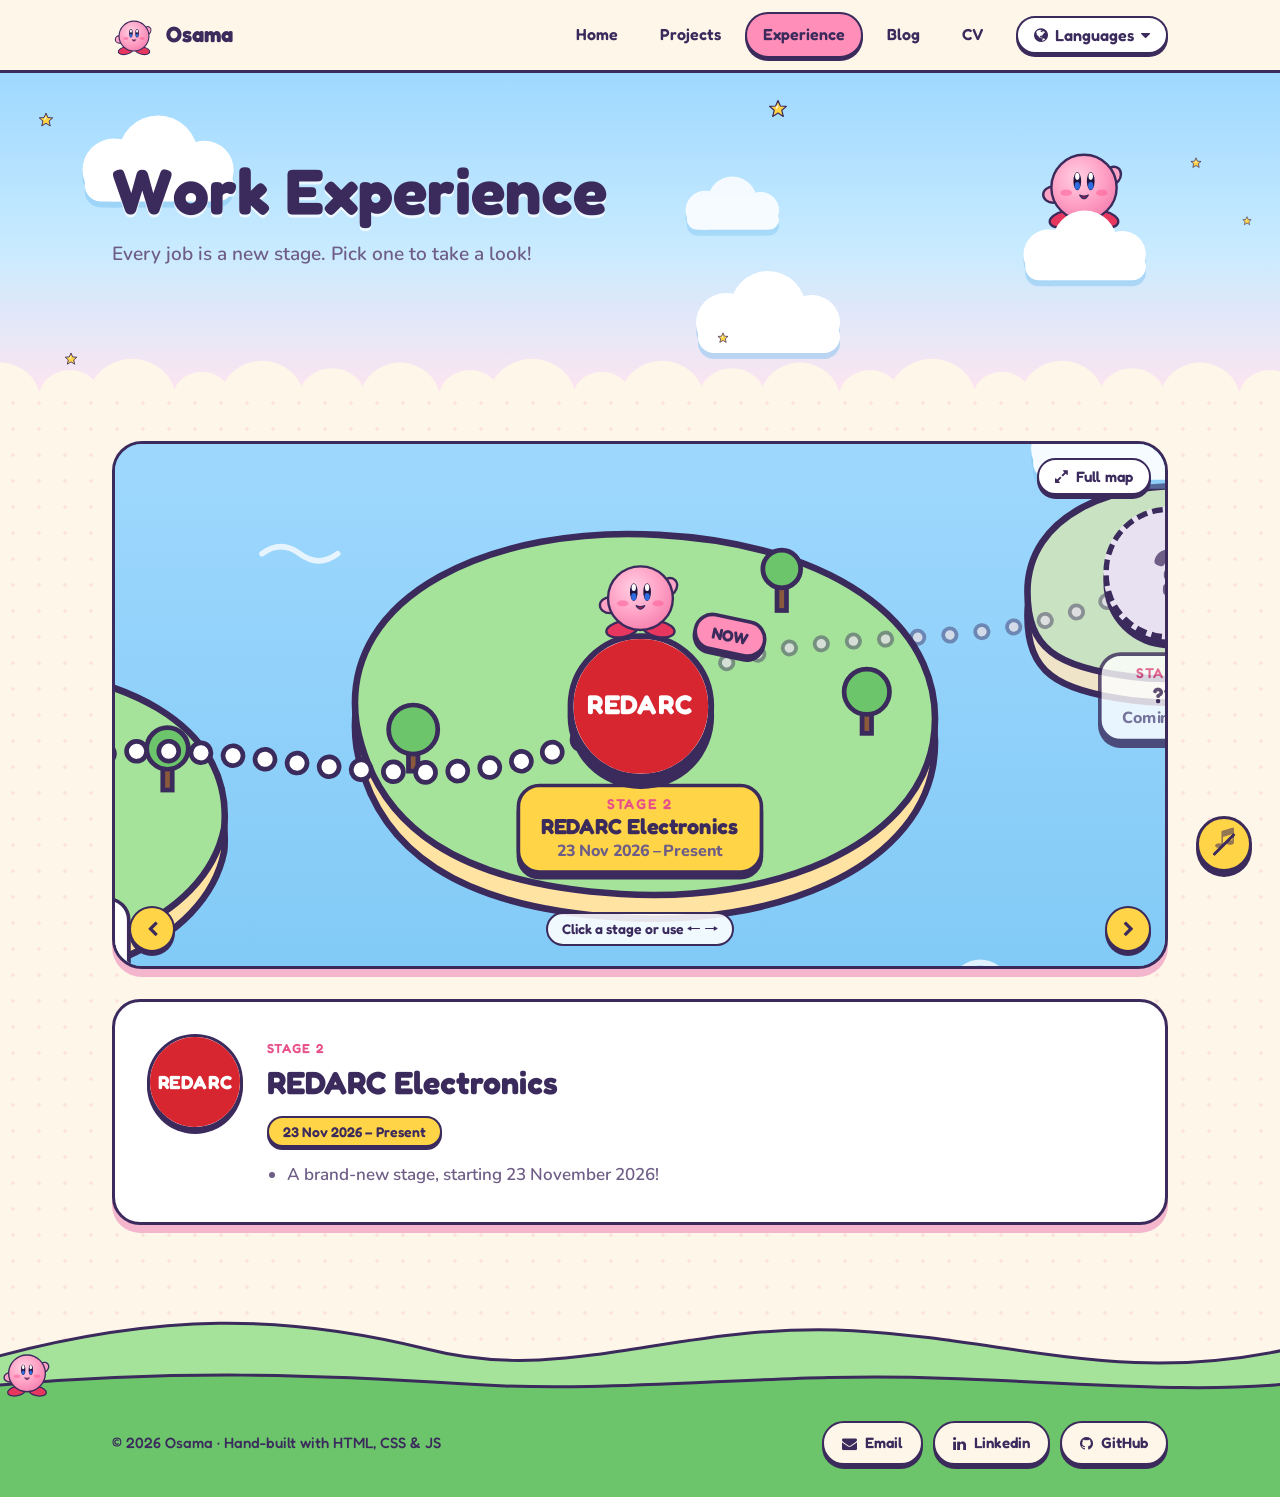
<file: pages/experience.html>
<!DOCTYPE html>
<html lang="en">
  <head>
    <meta charset="UTF-8">
    <meta name="viewport" content="width=device-width, initial-scale=1">
    <title>Experience · Osama</title>
    <script>
      document.documentElement.classList.add("js");
      if (new URLSearchParams(location.search).get("lang") === "ja") document.documentElement.lang = "ja";
    </script>
    <link rel="preconnect" href="https://fonts.googleapis.com">
    <link rel="preconnect" href="https://fonts.gstatic.com" crossorigin>
    <link href="https://fonts.googleapis.com/css2?family=Fredoka:wght@400;500;600;700&family=Nunito:wght@400;600;700;800&family=Zen+Maru+Gothic:wght@500;700&display=swap" rel="stylesheet">
    <link href="../styles.css" rel="stylesheet">
    <link rel="stylesheet" href="../font-awesome-4.7.0/css/font-awesome.min.css">
    <link rel="icon" href="../images/kirby.svg">
    <script src="../experience.js" defer></script>
    <script src="../script.js" defer></script>
  </head>
  <body>
    <header class = "navbar">
      <nav class = "navbar__inner">
        <a class = "brand" href="./home.html" data-en-href="./home.html" data-ja-href="../japanesePages/homej.html"><img class = "brand_kirby" src="../images/kirby.svg" alt="">Osama</a>
        <input type = "checkbox" id = "nav-toggle" class = "nav_toggle">
        <label for = "nav-toggle" class = "nav_burger" aria-label = "Toggle menu"><i class = "fa fa-bars"></i></label>
        <ul class = "navbar__container">
          <li class = "navbar__item"><a href="./home.html" data-en-href="./home.html" data-ja-href="../japanesePages/homej.html" data-en="Home" data-ja="ホーム">Home</a></li>
          <li class = "navbar__item"><a href="./projects.html" data-en-href="./projects.html" data-ja-href="../japanesePages/projectsj.html" data-en="Projects" data-ja="プロジェクト">Projects</a></li>
          <li class = "navbar__item active_navitem"><a href="./experience.html" data-en-href="./experience.html" data-ja-href="./experience.html?lang=ja" data-en="Experience" data-ja="職歴">Experience</a></li>
          <li class = "navbar__item"><a href="./blog.html" data-en-href="./blog.html" data-ja-href="../japanesePages/blogj.html" data-en="Blog" data-ja="ブログ">Blog</a></li>
          <li class = "navbar__item"><a href="./cv.html" data-en-href="./cv.html" data-ja-href="../japanesePages/cvj.html" data-en="CV" data-ja="履歴書">CV</a></li>
          <li class = "navbar__item dropdown">
            <button class = "dropdownbtn" type = "button"><i class = "fa fa-globe"></i> <span data-en="Languages" data-ja="言語">Languages</span> <i class = "fa fa-caret-down"></i></button>
            <div class = "dropdown-content">
              <a href="./experience.html">English</a>
              <a href="./experience.html?lang=ja">日本語</a>
            </div>
          </li>
        </ul>
      </nav>
    </header>

      <section class = "page_hero">
        <div class = "sky" aria-hidden = "true">
          <img class = "cloud cloud_1" src="../images/cloud.svg" alt="">
          <img class = "cloud cloud_2" src="../images/cloud.svg" alt="">
          <img class = "cloud cloud_3" src="../images/cloud.svg" alt="">
          <span class = "twinkle"></span>
          <span class = "twinkle"></span>
          <span class = "twinkle"></span>
          <span class = "twinkle"></span>
          <span class = "twinkle"></span>
          <span class = "twinkle"></span>
          <span class = "warp_star"></span>
        </div>
        <div class = "container page_hero_inner">
          <div class = "page_hero_text">
            <h1 class = "page_title bouncy"><span data-en="Work Experience" data-ja="職歴">Work Experience</span></h1>
            <p class = "page_sub"><span data-en="Every job is a new stage. Pick one to take a look!" data-ja="仕事はひとつひとつが新しいステージ。選んでみてください！">Every job is a new stage. Pick one to take a look!</span></p>
          </div>
          <div class = "page_hero_kirby" aria-hidden = "true">
            <img class = "sitting" src="../images/kirby.svg" alt="">
            <img class = "seat" src="../images/cloud.svg" alt="">
          </div>
        </div>
      </section>

    <main class = "container level_section">
      <div class = "map_frame reveal">
        <div class = "map_world">
          <svg class = "map_art" viewBox = "0 0 200 100" aria-hidden = "true">
            <defs>
              <linearGradient id = "map-sea" x1 = "0" y1 = "0" x2 = "0" y2 = "1">
                <stop offset = "0" stop-color = "#a8dcff"/>
                <stop offset = "1" stop-color = "#74c4f4"/>
              </linearGradient>
            </defs>
            <rect width = "200" height = "100" fill = "url(#map-sea)"/>
            <g fill = "none" stroke = "#fff" stroke-width = "0.6" stroke-linecap = "round" opacity = "0.75">
              <path d = "M8 18 q2 -1.5 4 0 t4 0"/>
              <path d = "M64 14 q2 -1.5 4 0 t4 0"/>
              <path d = "M150 74 q2 -1.5 4 0 t4 0"/>
              <path d = "M20 90 q2 -1.5 4 0 t4 0"/>
              <path d = "M92 86 q2 -1.5 4 0 t4 0"/>
              <path d = "M182 62 q2 -1.5 4 0 t4 0"/>
              <path d = "M128 12 q2 -1.5 4 0 t4 0"/>
              <path d = "M76 30 q2 -1.5 4 0 t4 0"/>
            </g>
            <g stroke = "#3B2A5C" stroke-width = "0.7" stroke-linejoin = "round">
              <path transform = "translate(0 2.5)" fill = "#FFE3A3" d = "M18 60 C17 48 31 41 46 42 C61 42 73 48 72 59 C70 69 56 74 43 73 C29 72 19 69 18 60 Z"/>
              <path fill = "#A6E39A" d = "M18 60 C17 48 31 41 46 42 C61 42 73 48 72 59 C70 69 56 74 43 73 C29 72 19 69 18 60 Z"/>
              <path transform = "translate(0 2.5)" fill = "#FFE3A3" d = "M86 48 C84 34 101 27 118 28 C137 29 149 38 147 50 C145 61 130 67 114 66 C97 65 88 59 86 48 Z"/>
              <path fill = "#A6E39A" d = "M86 48 C84 34 101 27 118 28 C137 29 149 38 147 50 C145 61 130 67 114 66 C97 65 88 59 86 48 Z"/>
              <path transform = "translate(0 2.5)" fill = "#EFE3C8" d = "M157 34 C157 26 166 22 176 23 C186 24 190 30 188 36 C186 42 176 44 168 43 C160 42 157 40 157 34 Z"/>
              <path fill = "#C9E3C2" d = "M157 34 C157 26 166 22 176 23 C186 24 190 30 188 36 C186 42 176 44 168 43 C160 42 157 40 157 34 Z"/>
            </g>
            <g stroke = "#3B2A5C" stroke-width = "0.5">
              <g transform = "translate(25 53)"><rect x = "-0.5" y = "-1" width = "1" height = "3" fill = "#8A5A3C"/><circle cy = "-2.4" r = "2.6" fill = "#6CC56A"/></g>
              <g transform = "translate(66 53)"><rect x = "-0.5" y = "-1" width = "1" height = "3" fill = "#8A5A3C"/><circle cy = "-2.4" r = "2.2" fill = "#6CC56A"/></g>
              <g transform = "translate(92 51)"><rect x = "-0.5" y = "-1" width = "1" height = "3" fill = "#8A5A3C"/><circle cy = "-2.4" r = "2.6" fill = "#6CC56A"/></g>
              <g transform = "translate(140 47)"><rect x = "-0.5" y = "-1" width = "1" height = "3" fill = "#8A5A3C"/><circle cy = "-2.4" r = "2.4" fill = "#6CC56A"/></g>
              <g transform = "translate(131 34)"><rect x = "-0.5" y = "-1" width = "1" height = "3" fill = "#8A5A3C"/><circle cy = "-2.4" r = "2" fill = "#6CC56A"/></g>
            </g>
            <g fill = "none" stroke-linecap = "round">
              <path d = "M44 58 C64 40 92 64 116 46" stroke = "#3B2A5C" stroke-width = "2.6" stroke-dasharray = "0.01 3.4"/>
              <path class = "path_cleared" d = "M44 58 C64 40 92 64 116 46" stroke = "#fff" stroke-width = "1.6" stroke-dasharray = "0.01 3.4"/>
              <path d = "M116 46 C134 34 150 44 172 32" stroke = "#3B2A5C" stroke-width = "1.8" stroke-dasharray = "0.01 3.4" opacity = "0.45"/>
              <path d = "M116 46 C134 34 150 44 172 32" stroke = "#fff" stroke-width = "1" stroke-dasharray = "0.01 3.4" opacity = "0.7"/>
            </g>
          </svg>
          <img class = "map_cloud" style = "--cx: 3%; --cy: 6%; --w: 13cqw" src="../images/cloud.svg" alt="">
          <img class = "map_cloud" style = "--cx: 34%; --cy: 74%; --w: 9cqw" src="../images/cloud.svg" alt="">
          <img class = "map_cloud map_cloud_mist" style = "--cx: 77%; --cy: 12%; --w: 11cqw" src="../images/cloud.svg" alt="">
          <img class = "map_cloud map_cloud_mist" style = "--cx: 90%; --cy: 13%; --w: 8cqw" src="../images/cloud.svg" alt="">
          <div class = "map_kirby" aria-hidden = "true"><img src="../images/kirby.svg" alt=""></div>
        </div>
        <button class = "map_expand" type = "button"><i class = "fa fa-expand"></i> <span data-en="Full map" data-ja="全体マップ">Full map</span></button>
        <button class = "map_arrow map_prev" type = "button" aria-label = "Previous stage"><i class = "fa fa-chevron-left"></i></button>
        <button class = "map_arrow map_next" type = "button" aria-label = "Next stage"><i class = "fa fa-chevron-right"></i></button>
        <p class = "map_hint" data-en="Click a stage or use ← →" data-ja="ステージをクリック、または ← → キー">Click a stage or use ← →</p>
      </div>

      <section class = "stage_panel" aria-live = "polite">
        <div class = "stage_panel_badge"></div>
        <div class = "stage_panel_body">
          <span class = "stage_panel_stage"></span>
          <h2 class = "stage_panel_name"></h2>
          <p class = "stage_panel_role"></p>
          <p class = "stage_panel_dates"></p>
          <ul class = "stage_panel_points"></ul>
        </div>
      </section>
    </main>

    <dialog class = "map_modal" aria-labelledby = "map-modal-title">
      <div class = "map_modal_head">
        <h2 id = "map-modal-title"><span data-en="World map" data-ja="ワールドマップ">World map</span></h2>
        <button class = "map_modal_close" type = "button" aria-label = "Close"><i class = "fa fa-times"></i></button>
      </div>
      <div class = "map_modal_body">
        <div class = "map_full_frame"></div>
      </div>
    </dialog>

    <footer class = "bottom__bar">
      <div class = "footer_hills" aria-hidden = "true">
        <div class = "footer_walker"><img src="../images/kirby.svg" alt=""></div>
      </div>
      <div class = "footer_ground">
        <div class = "bottom__bar__inner">
          <p class = "footer_note" data-en="© 2026 Osama · Hand-built with HTML, CSS &amp; JS" data-ja="© 2026 Osama · HTML, CSS &amp; JS で手作り">© 2026 Osama · Hand-built with HTML, CSS &amp; JS</p>
          <ul class = "bottom__bar__list">
            <li class = "bottom_bar_list_item"><a href = "mailto:abdalghanyosama@gmail.com"><i class = "fa fa-envelope"></i> <span data-en="Email" data-ja="メール">Email</span></a></li>
            <li class = "bottom_bar_list_item"><a target = "_blank" rel = "noopener" href="https://www.linkedin.com/in/osama-zaid-a08877235/?trk=opento_sprofile_details"><i class = "fa fa-linkedin"></i> Linkedin</a></li>
            <li class = "bottom_bar_list_item"><a target = "_blank" rel = "noopener" href="https://github.com/Osama-alt-del"><i class = "fa fa-github"></i> GitHub</a></li>
          </ul>
        </div>
      </div>
    </footer>
  </body>
</html>
</file>
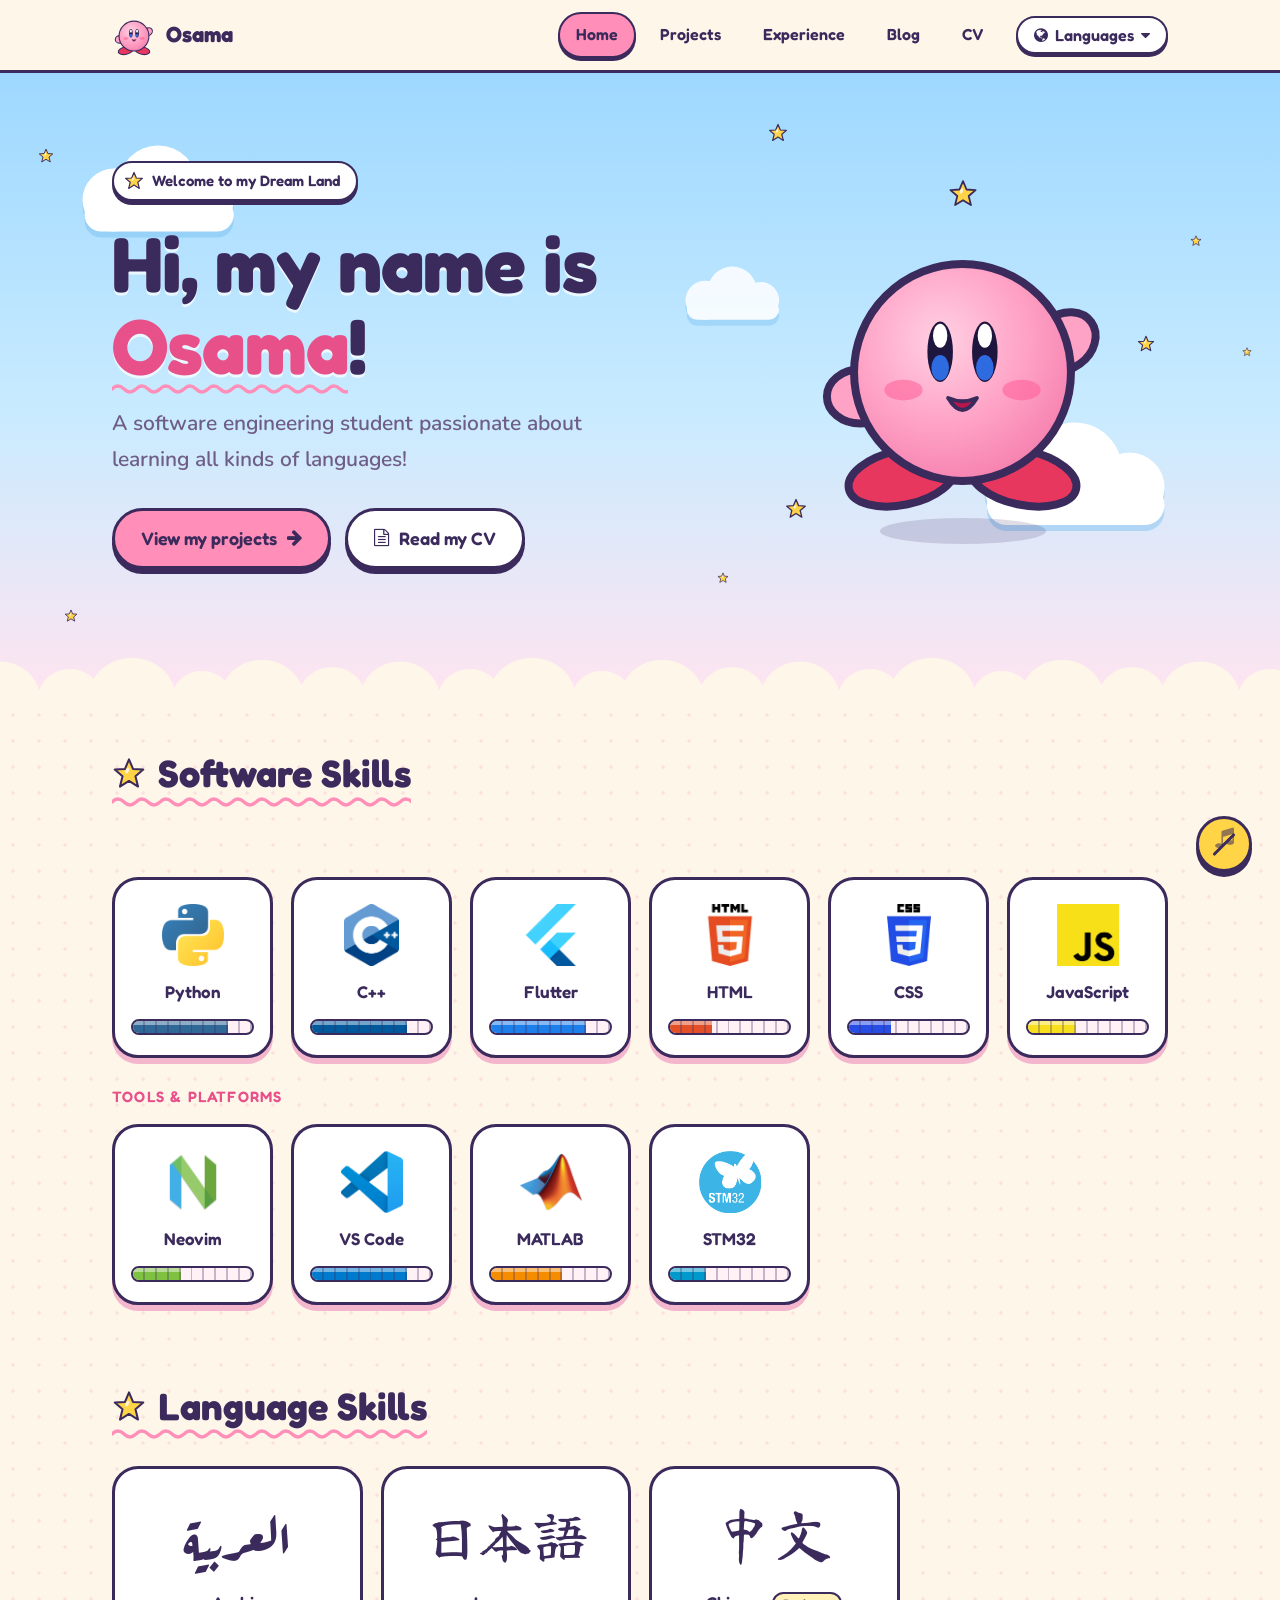
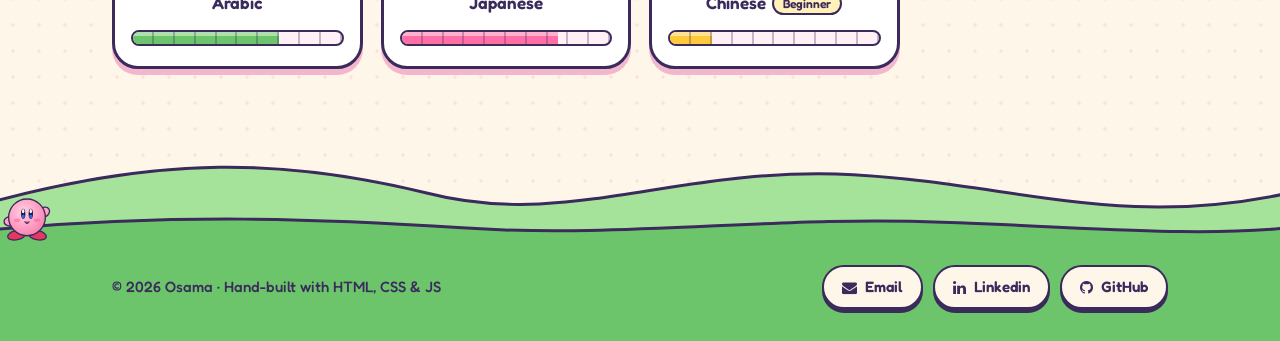
<file: pages/home.html>
<!DOCTYPE html>
<html lang="en">
  <head>
    <meta charset="UTF-8">
    <meta name="viewport" content="width=device-width, initial-scale=1">
    <title>Osama Abd-Alghany : Portfolio</title>
    <script>document.documentElement.classList.add("js");</script>
    <link rel="preconnect" href="https://fonts.googleapis.com">
    <link rel="preconnect" href="https://fonts.gstatic.com" crossorigin>
    <link href="https://fonts.googleapis.com/css2?family=Fredoka:wght@400;500;600;700&family=Nunito:wght@400;600;700;800&display=swap" rel="stylesheet">
    <link href="https://fonts.googleapis.com/css2?family=Aref+Ruqaa:wght@700&family=Ma+Shan+Zheng&family=Yuji+Syuku&text=%D8%A7%D9%84%D8%B9%D8%B1%D8%A8%D9%8A%D8%A9%E6%97%A5%E6%9C%AC%E8%AA%9E%E4%B8%AD%E6%96%87&display=swap" rel="stylesheet">
    <link href="../styles.css" rel="stylesheet">
    <link rel="stylesheet" href="../font-awesome-4.7.0/css/font-awesome.min.css">
    <link rel="icon" href="../images/kirby.svg">
    <script src="../script.js" defer></script>
  </head>
  <body>
    <header class = "navbar">
      <nav class = "navbar__inner">
        <a class = "brand" href="./home.html"><img class = "brand_kirby" src="../images/kirby.svg" alt="">Osama</a>
        <input type = "checkbox" id = "nav-toggle" class = "nav_toggle">
        <label for = "nav-toggle" class = "nav_burger" aria-label = "Toggle menu"><i class = "fa fa-bars"></i></label>
        <ul class = "navbar__container">
          <li class = "navbar__item active_navitem"><a href="./home.html">Home</a></li>
          <li class = "navbar__item"><a href="./projects.html">Projects</a></li>
          <li class = "navbar__item"><a href="./experience.html">Experience</a></li>
          <li class = "navbar__item"><a href="./blog.html">Blog</a></li>
          <li class = "navbar__item"><a href="./cv.html">CV</a></li>
          <li class = "navbar__item dropdown">
            <button class = "dropdownbtn" type = "button"><i class = "fa fa-globe"></i> Languages <i class = "fa fa-caret-down"></i></button>
            <div class = "dropdown-content">
              <a href="./home.html">English</a>
              <a href="../japanesePages/homej.html">日本語</a>
            </div>
          </li>
        </ul>
      </nav>
    </header>

    <section class = "hero">
        <div class = "sky" aria-hidden = "true">
          <img class = "cloud cloud_1" src="../images/cloud.svg" alt="">
          <img class = "cloud cloud_2" src="../images/cloud.svg" alt="">
          <img class = "cloud cloud_3" src="../images/cloud.svg" alt="">
          <span class = "twinkle"></span>
          <span class = "twinkle"></span>
          <span class = "twinkle"></span>
          <span class = "twinkle"></span>
          <span class = "twinkle"></span>
          <span class = "twinkle"></span>
          <span class = "warp_star"></span>
        </div>
      <div class = "container hero_inner">
        <div class = "hero_text">
          <p class = "hero_eyebrow">Welcome to my Dream Land</p>
          <h1 class = "titleMessage bouncy">Hi, my name is <span class = "name_highlight">Osama</span>!</h1>
          <p class = "coverMessage">A software engineering student passionate about learning all kinds of languages!</p>
          <div class = "hero_actions">
            <a class = "btn btn_primary" href="./projects.html">View my projects <i class = "fa fa-arrow-right"></i></a>
            <a class = "btn btn_ghost" href="./cv.html"><i class = "fa fa-file-text-o"></i> Read my CV</a>
          </div>
        </div>
        <div class = "hero_kirby">
          <div class = "orbit" aria-hidden = "true"><span></span><span></span><span></span></div>
          <span class = "kirby_shadow" aria-hidden = "true"></span>
          <button class = "kirby_btn" type = "button" aria-label = "Say hi to the puffball"><img src="../images/kirby.svg" alt=""></button>
          <span class = "poyo_bubble" aria-hidden = "true">Poyo!</span>
        </div>
      </div>
    </section>

    <main class = "container home_main">
      <section class = "SoftwareSkills skills_section">
        <h2 class = "skillHeading reveal">Software Skills</h2>
        <p class = "skillSub reveal">Languages &amp; frameworks</p>
        <div class = "programming_lang_div skills_grid stagger">
          <div class="skill_card">
            <img src="../images/PythonLogo.png" alt="Python">
            <span class = "skill_name">Python</span>
            <div class="skill_bar"><div class="skill_level" style="width: 80%; background-color: #306998;"></div></div>
          </div>
          <div class="skill_card">
            <img src="../images/CppLogo.png" alt="C++ Logo">
            <span class = "skill_name">C++</span>
            <div class="skill_bar"><div class="skill_level" style="width: 80%; background-color: #00599C;"></div></div>
          </div>
          <div class="skill_card">
            <img src="../images/FlutterLogo.png" alt="Flutter Logo">
            <span class = "skill_name">Flutter</span>
            <div class="skill_bar"><div class="skill_level" style="width: 80%; background-color: #1E7FEA;"></div></div>
          </div>
          <div class="skill_card">
            <img src="../images/Html logo.png" alt="HTML Logo">
            <span class = "skill_name">HTML</span>
            <div class="skill_bar"><div class="skill_level" style="width: 35%; background-color: #E34F26;"></div></div>
          </div>
          <div class="skill_card">
            <img src="../images/CSS Logo.png" alt="CSS Logo">
            <span class = "skill_name">CSS</span>
            <div class="skill_bar"><div class="skill_level" style="width: 35%; background-color: #264DE4;"></div></div>
          </div>
          <div class="skill_card">
            <img src="../images/JSLogo.png" alt="JS Logo">
            <span class = "skill_name">JavaScript</span>
            <div class="skill_bar"><div class="skill_level" style="width: 40%; background-color: #F7DF1E;"></div></div>
          </div>
        </div>
        <p class = "skillSub reveal">Tools &amp; platforms</p>
        <div class = "IDE_div skills_grid stagger">
          <div class="skill_card">
            <img src="../images/nvim-logo.png" alt="nvim">
            <span class = "skill_name">Neovim</span>
            <div class="skill_bar"><div class="skill_level" style="width: 40%; background-color: #7FC140;"></div></div>
          </div>
          <div class="skill_card">
            <img src="../images/VSCode.webp" alt="VSCode">
            <span class = "skill_name">VS Code</span>
            <div class="skill_bar"><div class="skill_level" style="width: 80%; background-color: #007ACC;"></div></div>
          </div>
          <div class="skill_card">
            <img src="../images/Matlab.png" alt="Matlab">
            <span class = "skill_name">MATLAB</span>
            <div class="skill_bar"><div class="skill_level" style="width: 60%; background-color: #F68C00;"></div></div>
          </div>
          <div class="skill_card">
            <img src="../images/STM32.png" alt="STM32">
            <span class = "skill_name">STM32</span>
            <div class="skill_bar"><div class="skill_level" style="width: 30%; background-color: #0099CC;"></div></div>
          </div>
        </div>
      </section>

      <section class = "LanguageSkills skills_section">
        <h2 class = "skillHeading reveal">Language Skills</h2>
        <div class = "languages_div skills_grid stagger">
          <div class="skill_card">
            <span class = "lang_glyph lang_ar" lang = "ar" dir = "rtl">العربية</span>
            <span class = "skill_name">Arabic</span>
            <div class="skill_bar"><div class="skill_level" style="width: 70%; background-color: #6CC56A;"></div></div>
          </div>
          <div class="skill_card">
            <span class = "lang_glyph lang_ja" lang = "ja">日本語</span>
            <span class = "skill_name">Japanese</span>
            <div class="skill_bar"><div class="skill_level" style="width: 75%; background-color: #FF6FA5;"></div></div>
          </div>
          <div class="skill_card">
            <span class = "lang_glyph lang_zh" lang = "zh">中文</span>
            <span class = "skill_name">Chinese <span class = "skill_tag">Beginner</span></span>
            <div class="skill_bar"><div class="skill_level" style="width: 20%; background-color: #FFC93C;"></div></div>
          </div>
        </div>
      </section>
    </main>

    <footer class = "bottom__bar">
      <div class = "footer_hills" aria-hidden = "true">
        <div class = "footer_walker"><img src="../images/kirby.svg" alt=""></div>
      </div>
      <div class = "footer_ground">
        <div class = "bottom__bar__inner">
          <p class = "footer_note">© 2026 Osama · Hand-built with HTML, CSS &amp; JS</p>
          <ul class = "bottom__bar__list">
            <li class = "bottom_bar_list_item"><a href = "mailto:abdalghanyosama@gmail.com"><i class = "fa fa-envelope"></i> Email</a></li>
            <li class = "bottom_bar_list_item"><a target = "_blank" rel = "noopener" href="https://www.linkedin.com/in/osama-zaid-a08877235/?trk=opento_sprofile_details"><i class = "fa fa-linkedin"></i> Linkedin</a></li>
            <li class = "bottom_bar_list_item"><a target = "_blank" rel = "noopener" href="https://github.com/Osama-alt-del"><i class = "fa fa-github"></i> GitHub</a></li>
          </ul>
        </div>
      </div>
    </footer>
  </body>
</html>
</file>
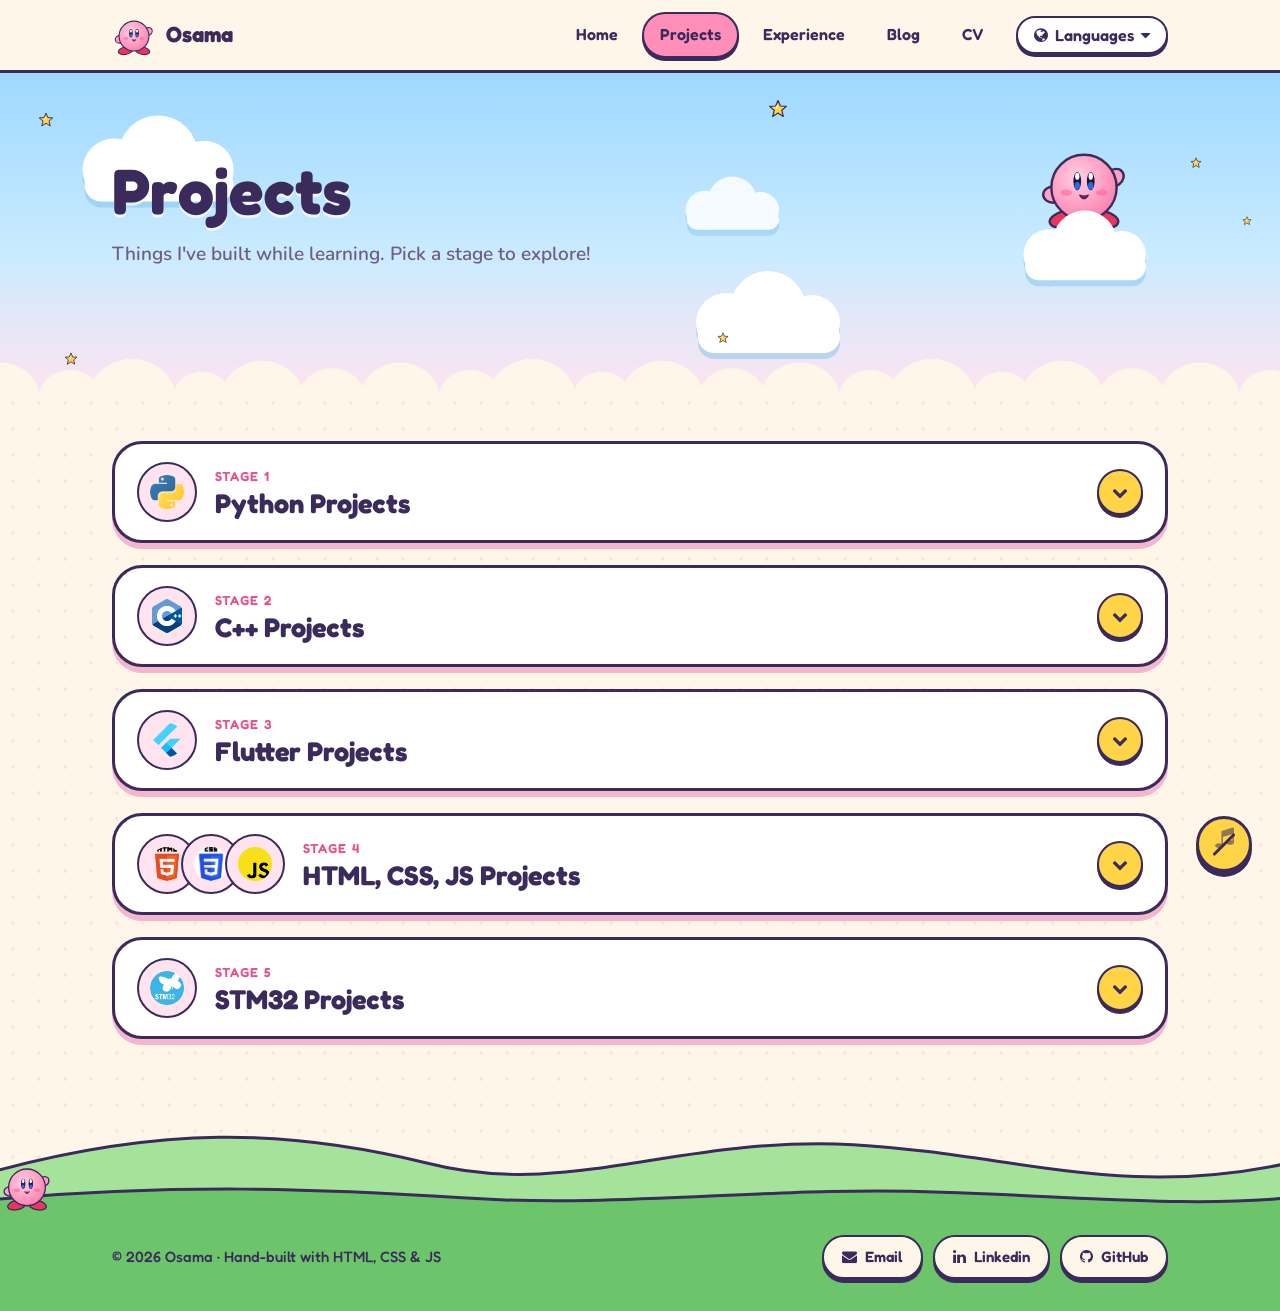
<file: pages/projects.html>
<!DOCTYPE html>
<html lang="en">
  <head>
    <meta charset="UTF-8">
    <meta name="viewport" content="width=device-width, initial-scale=1">
    <title>Projects · Osama</title>
    <script>document.documentElement.classList.add("js");</script>
    <link rel="preconnect" href="https://fonts.googleapis.com">
    <link rel="preconnect" href="https://fonts.gstatic.com" crossorigin>
    <link href="https://fonts.googleapis.com/css2?family=Fredoka:wght@400;500;600;700&family=Nunito:wght@400;600;700;800&display=swap" rel="stylesheet">
    <link href="../styles.css" rel="stylesheet">
    <link rel="stylesheet" href="../font-awesome-4.7.0/css/font-awesome.min.css">
    <link rel="icon" href="../images/kirby.svg">
    <script src="../script.js" defer></script>
  </head>
  <body>
    <header class = "navbar">
      <nav class = "navbar__inner">
        <a class = "brand" href="./home.html"><img class = "brand_kirby" src="../images/kirby.svg" alt="">Osama</a>
        <input type = "checkbox" id = "nav-toggle" class = "nav_toggle">
        <label for = "nav-toggle" class = "nav_burger" aria-label = "Toggle menu"><i class = "fa fa-bars"></i></label>
        <ul class = "navbar__container">
          <li class = "navbar__item"><a href="./home.html">Home</a></li>
          <li class = "navbar__item active_navitem"><a href="./projects.html">Projects</a></li>
          <li class = "navbar__item"><a href="./experience.html">Experience</a></li>
          <li class = "navbar__item"><a href="./blog.html">Blog</a></li>
          <li class = "navbar__item"><a href="./cv.html">CV</a></li>
          <li class = "navbar__item dropdown">
            <button class = "dropdownbtn" type = "button"><i class = "fa fa-globe"></i> Languages <i class = "fa fa-caret-down"></i></button>
            <div class = "dropdown-content">
              <a href="./projects.html">English</a>
              <a href="../japanesePages/projectsj.html">日本語</a>
            </div>
          </li>
        </ul>
      </nav>
    </header>

      <section class = "page_hero">
        <div class = "sky" aria-hidden = "true">
          <img class = "cloud cloud_1" src="../images/cloud.svg" alt="">
          <img class = "cloud cloud_2" src="../images/cloud.svg" alt="">
          <img class = "cloud cloud_3" src="../images/cloud.svg" alt="">
          <span class = "twinkle"></span>
          <span class = "twinkle"></span>
          <span class = "twinkle"></span>
          <span class = "twinkle"></span>
          <span class = "twinkle"></span>
          <span class = "twinkle"></span>
          <span class = "warp_star"></span>
        </div>
        <div class = "container page_hero_inner">
          <div class = "page_hero_text">
            <h1 class = "page_title bouncy">Projects</h1>
            <p class = "page_sub">Things I've built while learning. Pick a stage to explore!</p>
          </div>
          <div class = "page_hero_kirby" aria-hidden = "true">
            <img class = "sitting" src="../images/kirby.svg" alt="">
            <img class = "seat" src="../images/cloud.svg" alt="">
          </div>
        </div>
      </section>

    <main class = "container">
      <div class = "projects_list stagger">
        <div class = "project_card">
          <div class = "card_title" onclick = "openProjects(this)">
            <div class = "card_logos"><img class= "Logo" src="../images/PythonLogo.png" alt="PythonLogo"></div>
            <div class = "card_heading">
              <span class = "stage_tag">Stage 1</span>
              <h2>Python Projects</h2>
            </div>
            <i class = "fa fa-chevron-down card_arrow"></i>
          </div>
          <div class = "projectContent">
            <div class = "projectContent_inner">
              <div class = "projectContent_Container">
                <div class = "projectSelector">
                  <ul class = "projectList">
                    <li class = "projectItem" onclick = "displayContentPython(this);"><b>Gasious Simulation</b></li>
                    <li class = "projectItem" onclick = "displayContentPython(this);"><b>Fibonacci</b></li>
                  </ul>
                </div>
                <div class = "projectOverview">
                  <!--This is the div that shows the projects, it changes over time-->
                  <p class = "overview_placeholder">Pick a project to begin!</p>
                </div>
              </div>
            </div>
          </div>
        </div>

        <div class = "project_card">
          <div class = "card_title" onclick = "openProjects(this)">
            <div class = "card_logos"><img class= "Logo" src="../images/CppLogo.png" alt="C++ logo"></div>
            <div class = "card_heading">
              <span class = "stage_tag">Stage 2</span>
              <h2>C++ Projects</h2>
            </div>
            <i class = "fa fa-chevron-down card_arrow"></i>
          </div>
          <div class = "projectContent">
            <div class = "projectContent_inner">
              <div class = "projectContent_Container">
                <div class = "projectSelector">
                  <ul class = "projectList">
                    <li class = "projectItem" onclick = "displayContentCpp(this);"><b>Project 1</b></li>
                    <li class = "projectItem" onclick = "displayContentCpp(this);"><b>Project 2</b></li>
                  </ul>
                </div>
                <div class = "projectOverview">
                  <!--This is the div that shows the projects, it changes over time-->
                  <p class = "overview_placeholder">Pick a project to begin!</p>
                </div>
              </div>
            </div>
          </div>
        </div>

        <div class = "project_card">
          <div class = "card_title" onclick = "openProjects(this)">
            <div class = "card_logos"><img class= "Logo" src="../images/FlutterLogo.png" alt="Flutter logo"></div>
            <div class = "card_heading">
              <span class = "stage_tag">Stage 3</span>
              <h2>Flutter Projects</h2>
            </div>
            <i class = "fa fa-chevron-down card_arrow"></i>
          </div>
          <div class = "projectContent">
            <div class = "projectContent_inner">
              <div class = "projectContent_Container">
                <div class = "projectSelector">
                  <ul class = "projectList">
                    <li class = "projectItem" onclick = "displayContentFlutter(this);"><b>Project 1</b></li>
                    <li class = "projectItem" onclick = "displayContentFlutter(this);"><b>Project 2</b></li>
                  </ul>
                </div>
                <div class = "projectOverview">
                  <!--This is the div that shows the projects, it changes over time-->
                  <p class = "overview_placeholder">Pick a project to begin!</p>
                </div>
              </div>
            </div>
          </div>
        </div>

        <div class = "project_card web_project_card">
          <div class = "card_title" onclick = "openProjects(this)">
            <div class = "card_logos"><img class= "Logo" src="../images/Html logo.png" alt="HTML logo"><img class= "Logo" src="../images/CSS Logo.png" alt="CSS logo"><img class= "Logo" src="../images/JSLogo.png" alt="JS logo"></div>
            <div class = "card_heading">
              <span class = "stage_tag">Stage 4</span>
              <h2>HTML, CSS, JS Projects</h2>
            </div>
            <i class = "fa fa-chevron-down card_arrow"></i>
          </div>
          <div class = "projectContent">
            <div class = "projectContent_inner">
              <div class = "projectContent_Container">
                <div class = "projectSelector">
                  <ul class = "projectList">
                    <li class = "projectItem" onclick = "displayContentWeb(this);"><b>Portfolio</b></li>
                  </ul>
                </div>
                <div class = "projectOverview">
                  <!--This is the div that shows the projects, it changes over time-->
                  <p class = "overview_placeholder">Pick a project to begin!</p>
                </div>
              </div>
            </div>
          </div>
        </div>

        <div class = "project_card">
          <div class = "card_title" onclick = "openProjects(this)">
            <div class = "card_logos"><img class= "Logo" src="../images/STM32.png" alt="STM32"></div>
            <div class = "card_heading">
              <span class = "stage_tag">Stage 5</span>
              <h2>STM32 Projects</h2>
            </div>
            <i class = "fa fa-chevron-down card_arrow"></i>
          </div>
          <div class = "projectContent">
            <div class = "projectContent_inner">
              <div class = "projectContent_Container">
                <div class = "projectSelector">
                  <ul class = "projectList">
                    <li class = "projectItem" onclick = "displayContentCpp(this);"><b>Project 1</b></li>
                    <li class = "projectItem" onclick = "displayContentCpp(this);"><b>Project 2</b></li>
                  </ul>
                </div>
                <div class = "projectOverview">
                  <!--This is the div that shows the projects, it changes over time-->
                  <p class = "overview_placeholder">Pick a project to begin!</p>
                </div>
              </div>
            </div>
          </div>
        </div>
      </div>
    </main>

    <footer class = "bottom__bar">
      <div class = "footer_hills" aria-hidden = "true">
        <div class = "footer_walker"><img src="../images/kirby.svg" alt=""></div>
      </div>
      <div class = "footer_ground">
        <div class = "bottom__bar__inner">
          <p class = "footer_note">© 2026 Osama · Hand-built with HTML, CSS &amp; JS</p>
          <ul class = "bottom__bar__list">
            <li class = "bottom_bar_list_item"><a href = "mailto:abdalghanyosama@gmail.com"><i class = "fa fa-envelope"></i> Email</a></li>
            <li class = "bottom_bar_list_item"><a target = "_blank" rel = "noopener" href="https://www.linkedin.com/in/osama-zaid-a08877235/?trk=opento_sprofile_details"><i class = "fa fa-linkedin"></i> Linkedin</a></li>
            <li class = "bottom_bar_list_item"><a target = "_blank" rel = "noopener" href="https://github.com/Osama-alt-del"><i class = "fa fa-github"></i> GitHub</a></li>
          </ul>
        </div>
      </div>
    </footer>
  </body>
</html>
</file>
<file: styles.css>
/* ==========================================================================
   Dream Land theme
   ========================================================================== */

:root {
  --ink: #3b2a5c;
  --ink-soft: #6e5d86;
  --cream: #fff6ea;
  --paper: #ffffff;
  --pink: #ff8fb8;
  --pink-deep: #e8508a;
  --pink-soft: #ffe3ee;
  --pink-shadow: #f4b6cd;
  --yellow: #ffd447;
  --yellow-soft: #fff1b8;
  --sky-top: #9ed8ff;
  --sky-mid: #c9ebff;
  --sky-horizon: #ffe4f0;
  --grass: #6cc56a;

  --font-display: "Fredoka", "Zen Maru Gothic", system-ui, sans-serif;
  --font-body: "Nunito", "Zen Maru Gothic", system-ui, sans-serif;

  --line: 3px solid var(--ink);
  --line-thin: 2.5px solid var(--ink);
  --bounce: cubic-bezier(0.34, 1.56, 0.64, 1);

  --container: 1120px;
  --gutter: clamp(16px, 4vw, 32px);
  --nav-height: 70px;
}

/* ==========================================================================
   Base
   ========================================================================== */

* {
  box-sizing: border-box;
}

html {
  scroll-behavior: smooth;
  scrollbar-color: var(--pink) var(--cream);
  -webkit-text-size-adjust: 100%;
}

body {
  margin: 0;
  min-height: 100vh;
  display: flex;
  flex-direction: column;
  background-color: var(--cream);
  background-image: radial-gradient(rgba(232, 80, 138, 0.12) 1.5px, transparent 1.8px);
  background-size: 26px 26px;
  color: var(--ink);
  font-family: var(--font-body);
  font-size: 17px;
  line-height: 1.7;
  overflow-x: hidden;
  -webkit-font-smoothing: antialiased;
}

html[lang="ja"] body {
  --font-display: "Zen Maru Gothic", "Fredoka", system-ui, sans-serif;
  --font-body: "Zen Maru Gothic", "Nunito", system-ui, sans-serif;
}

main {
  flex: 1;
}

h1,
h2,
h3 {
  font-family: var(--font-display);
  font-weight: 700;
  line-height: 1.15;
  margin: 0;
}

p {
  margin: 0 0 1em;
}

img {
  max-width: 100%;
}

a {
  color: inherit;
}

::selection {
  background: var(--pink);
  color: var(--ink);
}

:focus-visible {
  outline: 3px dashed var(--pink-deep);
  outline-offset: 3px;
  border-radius: 8px;
}

.container {
  width: 100%;
  max-width: var(--container);
  margin: 0 auto;
  padding: 0 var(--gutter);
}

/* Bouncy letters (split by script.js) */
.letter {
  display: inline-block;
  animation: letterPop 0.7s var(--bounce) both;
  animation-delay: calc(var(--i) * 35ms + 150ms);
}

.bouncy:hover .letter {
  animation: letterJump 0.5s ease both;
  animation-delay: calc(var(--i) * 30ms);
}

/* ==========================================================================
   Navbar
   ========================================================================== */

.navbar {
  position: sticky;
  top: 0;
  z-index: 999;
  background: rgba(255, 246, 234, 0.94);
  backdrop-filter: blur(8px);
  -webkit-backdrop-filter: blur(8px);
  border-bottom: var(--line);
}

.navbar__inner {
  max-width: var(--container);
  margin: 0 auto;
  padding: 0 var(--gutter);
  height: var(--nav-height);
  display: flex;
  align-items: center;
  gap: 16px;
}

.brand {
  display: inline-flex;
  align-items: center;
  gap: 10px;
  margin-right: auto;
  font-family: var(--font-display);
  font-weight: 700;
  font-size: 22px;
  text-decoration: none;
  color: var(--ink);
}

.brand_kirby {
  width: 44px;
  height: 44px;
  transition: transform 0.6s var(--bounce);
}

.brand:hover .brand_kirby {
  transform: rotate(-360deg) scale(1.1);
}

.navbar__container {
  display: flex;
  align-items: center;
  gap: 6px;
  list-style: none;
  margin: 0;
  padding: 0;
}

.navbar__item > a,
.dropdownbtn {
  display: inline-flex;
  align-items: center;
  gap: 7px;
  padding: 7px 16px;
  border: 2.5px solid transparent;
  border-radius: 999px;
  font-family: var(--font-display);
  font-size: 16px;
  font-weight: 600;
  color: var(--ink);
  text-decoration: none;
  transition: background-color 0.2s ease, transform 0.3s var(--bounce);
}

.navbar__item > a:hover {
  background: var(--pink-soft);
  transform: translateY(-2px) rotate(-3deg);
}

.active_navitem > a,
.active_navitem > a:hover {
  background: var(--pink);
  border: var(--line-thin);
  box-shadow: 0 3px 0 var(--ink);
  transform: none;
}

.dropdown {
  position: relative;
}

.dropdownbtn {
  margin-left: 8px;
  border: var(--line-thin);
  background: var(--paper);
  box-shadow: 0 3px 0 var(--ink);
  cursor: pointer;
}

.dropdownbtn:hover {
  background: var(--yellow-soft);
}

.dropdownbtn .fa-caret-down {
  transition: transform 0.3s var(--bounce);
}

.dropdown:hover .fa-caret-down,
.dropdown:focus-within .fa-caret-down {
  transform: rotate(180deg);
}

.dropdown-content {
  position: absolute;
  right: 0;
  top: calc(100% + 12px);
  min-width: 170px;
  padding: 8px;
  background: var(--paper);
  border: var(--line);
  border-radius: 18px;
  box-shadow: 0 6px 0 var(--pink-shadow);
  opacity: 0;
  visibility: hidden;
  transform: translateY(-8px) scale(0.92);
  transform-origin: top right;
  transition: opacity 0.2s ease, transform 0.35s var(--bounce), visibility 0.2s;
}

/* Keeps the menu open while the cursor travels down to it */
.dropdown-content::before {
  content: "";
  position: absolute;
  inset: -14px 0 auto 0;
  height: 14px;
}

.dropdown:hover .dropdown-content,
.dropdown:focus-within .dropdown-content {
  opacity: 1;
  visibility: visible;
  transform: none;
}

.dropdown-content a {
  display: block;
  padding: 8px 14px;
  border-radius: 12px;
  font-family: var(--font-display);
  font-weight: 600;
  color: var(--ink);
  text-decoration: none;
  transition: background-color 0.2s ease, padding 0.2s ease;
}

.dropdown-content a:hover {
  background: var(--pink-soft);
  padding-left: 20px;
}

.nav_toggle,
.nav_burger {
  display: none;
}

/* ==========================================================================
   Buttons & links
   ========================================================================== */

.btn {
  display: inline-flex;
  align-items: center;
  gap: 10px;
  padding: 12px 26px;
  border: var(--line);
  border-radius: 999px;
  font-family: var(--font-display);
  font-weight: 600;
  font-size: 18px;
  color: var(--ink);
  text-decoration: none;
  box-shadow: 0 5px 0 var(--ink);
  transition: transform 0.25s var(--bounce), box-shadow 0.25s var(--bounce), background-color 0.2s;
}

.btn:hover {
  transform: translateY(-3px);
  box-shadow: 0 8px 0 var(--ink);
}

.btn:active {
  transform: translateY(4px);
  box-shadow: 0 1px 0 var(--ink);
}

.btn_primary {
  background: var(--pink);
}

.btn_primary:hover {
  background: #ff9fc3;
}

.btn_primary .fa {
  transition: transform 0.3s var(--bounce);
}

.btn_primary:hover .fa-arrow-right {
  transform: translateX(4px);
}

.btn_ghost {
  background: var(--paper);
}

.btn_ghost:hover {
  background: var(--yellow-soft);
}

.Link {
  display: inline-flex;
  align-items: center;
  gap: 8px;
  padding: 6px 16px;
  border: var(--line-thin);
  border-radius: 999px;
  background: var(--paper);
  box-shadow: 0 3px 0 var(--ink);
  font-family: var(--font-display);
  font-size: 15px;
  font-weight: 600;
  color: var(--ink);
  text-decoration: none;
  transition: transform 0.25s var(--bounce), background-color 0.2s;
}

.Link::before {
  content: "\f09b"; /* fa-github */
  font-family: FontAwesome;
  font-size: 17px;
}

.Link:hover {
  background: var(--yellow);
  transform: translateY(-2px) rotate(-2deg);
}

/* ==========================================================================
   Sky (hero backgrounds)
   ========================================================================== */

.hero,
.page_hero {
  position: relative;
  background: linear-gradient(180deg, var(--sky-top) 0%, var(--sky-mid) 55%, var(--sky-horizon) 100%);
}

/* Puffy cloud floor that melts into the page */
.hero::after,
.page_hero::after {
  content: "";
  position: absolute;
  left: 0;
  right: 0;
  bottom: -1px;
  height: 56px;
  background: url("images/cloudbank.svg") repeat-x left bottom / 400px 56px;
  z-index: 1;
  pointer-events: none;
}

.sky {
  position: absolute;
  inset: 0;
  overflow: hidden;
  pointer-events: none;
}

.cloud {
  position: absolute;
  width: var(--w, 180px);
  filter: drop-shadow(0 6px 0 rgba(120, 190, 240, 0.45));
  animation: sway var(--t, 12s) ease-in-out infinite alternate;
}

.cloud_1 {
  --w: 210px;
  --t: 13s;
  top: 10%;
  left: 4%;
}

.cloud_2 {
  --w: 130px;
  --t: 9s;
  top: 30%;
  left: 52%;
  opacity: 0.85;
  animation-delay: -4s;
}

.cloud_3 {
  --w: 250px;
  --t: 16s;
  top: 54%;
  left: 74%;
  animation-delay: -8s;
}

.twinkle {
  position: absolute;
  width: var(--s, 16px);
  aspect-ratio: 1;
  background: url("images/star.svg") center / contain no-repeat;
  animation: twinkle 2.6s ease-in-out infinite;
}

.twinkle:nth-of-type(1) { top: 12%; left: 3%; --s: 16px; }
.twinkle:nth-of-type(2) { top: 26%; left: 93%; --s: 12px; animation-delay: -0.6s; }
.twinkle:nth-of-type(3) { top: 8%; left: 60%; --s: 20px; animation-delay: -1.2s; }
.twinkle:nth-of-type(4) { top: 80%; left: 56%; --s: 12px; animation-delay: -1.8s; }
.twinkle:nth-of-type(5) { top: 86%; left: 5%; --s: 14px; animation-delay: -0.9s; }
.twinkle:nth-of-type(6) { top: 44%; left: 97%; --s: 10px; animation-delay: -2.1s; }

/* A warp star zooms across the sky every so often */
.warp_star {
  position: absolute;
  top: 18%;
  left: 0;
  width: 46px;
  height: 46px;
  background: url("images/star.svg") center / contain no-repeat;
  animation: warp 12s ease-in infinite;
  animation-delay: 2.5s;
  opacity: 0;
}

.warp_star::before {
  content: "";
  position: absolute;
  top: 50%;
  right: 70%;
  width: 150px;
  height: 12px;
  border-radius: 999px;
  transform: translateY(-50%) rotate(14deg);
  transform-origin: right center;
  background: linear-gradient(90deg, transparent, #8ed1fc 35%, var(--pink) 70%, var(--yellow));
  opacity: 0.85;
}

/* ==========================================================================
   Home hero
   ========================================================================== */

.hero_inner {
  position: relative;
  z-index: 2;
  display: grid;
  grid-template-columns: 1.2fr 0.8fr;
  align-items: center;
  gap: 32px;
  padding-top: clamp(40px, 7vw, 88px);
  padding-bottom: clamp(90px, 10vw, 130px);
}

.hero_text > * {
  animation: popUp 0.8s var(--bounce) both;
}

.hero_text > :nth-child(2) { animation-delay: 0.1s; }
.hero_text > :nth-child(3) { animation-delay: 0.5s; }
.hero_text > :nth-child(4) { animation-delay: 0.65s; }

.hero_eyebrow {
  display: inline-flex;
  align-items: center;
  gap: 8px;
  padding: 5px 16px 5px 10px;
  margin-bottom: 22px;
  border: var(--line-thin);
  border-radius: 999px;
  background: var(--paper);
  box-shadow: 0 4px 0 var(--ink);
  font-family: var(--font-display);
  font-size: 15px;
  font-weight: 600;
}

.hero_eyebrow::before {
  content: "";
  width: 20px;
  height: 20px;
  background: url("images/star.svg") center / contain no-repeat;
  animation: spin 5s linear infinite;
}

.titleMessage {
  font-size: clamp(42px, 7vw, 78px);
  line-height: 1.05;
  letter-spacing: -0.01em;
  margin-bottom: 20px;
  text-shadow: 0 3px 0 rgba(255, 255, 255, 0.7);
}

.page_hero .cloud_3 {
  --w: 200px;
  top: 58%;
  left: 52%;
}

html[lang="ja"] .titleMessage {
  font-size: clamp(34px, 5vw, 58px);
  line-height: 1.25;
}

html[lang="ja"] .skillSub,
html[lang="ja"] .stage_tag {
  letter-spacing: 0.02em;
}

.name_highlight {
  position: relative;
  display: inline-block;
  color: var(--pink-deep);
}

.name_highlight::after {
  content: "";
  position: absolute;
  left: 0;
  right: 0;
  bottom: -8px;
  height: 12px;
  background: url("images/wave.svg") repeat-x left center / 24px 12px;
  animation: squiggle 1.2s linear infinite;
}

.coverMessage {
  max-width: 540px;
  font-size: clamp(18px, 2.2vw, 21px);
  font-weight: 600;
  color: var(--ink-soft);
  margin-bottom: 30px;
}

.hero_actions {
  display: flex;
  flex-wrap: wrap;
  gap: 14px;
}

/* The puffball */
.hero_kirby {
  position: relative;
  justify-self: center;
  width: min(330px, 78%);
  aspect-ratio: 1;
  animation: popUp 1s var(--bounce) 0.3s both;
}

.kirby_btn {
  position: absolute;
  inset: 0;
  padding: 0;
  border: 0;
  background: none;
  cursor: pointer;
  animation: float 3.4s ease-in-out infinite;
  -webkit-tap-highlight-color: transparent;
}

.kirby_btn img {
  display: block;
  width: 100%;
  height: 100%;
  transition: transform 0.35s var(--bounce);
}

.kirby_btn:hover img {
  transform: scale(1.05) rotate(-5deg);
}

.hero_kirby.poyo .kirby_btn img {
  animation: poyo 0.9s var(--bounce);
}

.kirby_shadow {
  position: absolute;
  left: 24%;
  bottom: -6%;
  width: 52%;
  height: 8%;
  border-radius: 50%;
  background: rgba(59, 42, 92, 0.16);
  animation: shadowPulse 3.4s ease-in-out infinite;
}

.orbit {
  position: absolute;
  inset: -8%;
  animation: spin 16s linear infinite;
  pointer-events: none;
}

.orbit span {
  position: absolute;
  width: 30px;
  aspect-ratio: 1;
  background: url("images/star.svg") center / contain no-repeat;
  animation: spin 3s linear infinite reverse;
}

.orbit span:nth-child(1) { top: 0; left: 46%; }
.orbit span:nth-child(2) { bottom: 8%; left: 2%; width: 22px; }
.orbit span:nth-child(3) { top: 42%; right: -2%; width: 18px; }

.poyo_bubble {
  position: absolute;
  top: -2%;
  right: -6%;
  padding: 6px 16px;
  border: var(--line);
  border-radius: 20px;
  background: var(--paper);
  box-shadow: 0 4px 0 var(--ink);
  font-family: var(--font-display);
  font-size: 20px;
  font-weight: 700;
  transform-origin: bottom left;
  animation: bubble 2.8s var(--bounce) 1.3s both;
  pointer-events: none;
}

.poyo_bubble::after {
  content: "";
  position: absolute;
  left: 18px;
  bottom: -9px;
  width: 14px;
  height: 14px;
  background: var(--paper);
  border-right: var(--line);
  border-bottom: var(--line);
  transform: rotate(45deg);
}

.hero_kirby.poyo .poyo_bubble {
  animation: bubbleAgain 1.8s var(--bounce) both;
}

.burst_star {
  position: absolute;
  left: 50%;
  top: 45%;
  width: var(--s, 22px);
  aspect-ratio: 1;
  background: url("images/star.svg") center / contain no-repeat;
  pointer-events: none;
  animation: burst 0.9s ease-out forwards;
}

/* Sparkle cursor trail */
.sparkle {
  position: fixed;
  z-index: 9999;
  width: var(--size, 12px);
  aspect-ratio: 1;
  background: url("images/star.svg") center / contain no-repeat;
  filter: hue-rotate(var(--hue, 0deg));
  pointer-events: none;
  animation: sparkleFade 0.8s ease-out forwards;
}

/* Background music toggle (added by script.js) */
.music_toggle {
  position: fixed;
  right: clamp(14px, 3vw, 28px);
  bottom: clamp(14px, 3vw, 28px);
  z-index: 1000;
  display: grid;
  place-items: center;
  width: 56px;
  height: 56px;
  padding: 0;
  border: var(--line);
  border-radius: 50%;
  background: var(--yellow);
  box-shadow: 0 5px 0 var(--ink);
  color: var(--ink);
  font-size: 22px;
  cursor: pointer;
  transition: transform 0.3s var(--bounce), box-shadow 0.3s var(--bounce), background-color 0.2s;
}

.music_toggle:hover {
  transform: translateY(-3px) rotate(-8deg);
  box-shadow: 0 8px 0 var(--ink);
}

.music_toggle:active {
  transform: translateY(4px);
  box-shadow: 0 1px 0 var(--ink);
}

.music_toggle .fa {
  opacity: 0.55;
}

/* Strike-through while muted */
.music_toggle::after {
  content: "";
  position: absolute;
  width: 30px;
  height: 3px;
  border-radius: 3px;
  background: var(--ink);
  transform: rotate(-45deg);
  transition: transform 0.3s var(--bounce);
}

.music_toggle.is-playing {
  background: var(--pink);
}

.music_toggle.is-playing .fa {
  opacity: 1;
  animation: musicBob 0.4s ease-in-out infinite alternate;
}

.music_toggle.is-playing::after {
  transform: rotate(-45deg) scaleX(0);
}

.music_notes span {
  position: absolute;
  left: 50%;
  top: 0;
  font-family: var(--font-display);
  font-size: 18px;
  font-weight: 700;
  color: var(--pink-deep);
  opacity: 0;
  pointer-events: none;
}

.music_toggle.is-playing .music_notes span {
  animation: noteRise 1.8s ease-out infinite;
}

.music_toggle.is-playing .music_notes span:nth-child(2) {
  animation-delay: 0.9s;
  color: var(--ink);
}

/* ==========================================================================
   Inner page heroes
   ========================================================================== */

.page_hero_inner {
  position: relative;
  z-index: 2;
  display: flex;
  align-items: center;
  justify-content: space-between;
  gap: 24px;
  padding-top: clamp(36px, 6vw, 64px);
  padding-bottom: clamp(80px, 9vw, 110px);
}

.page_hero_text > * {
  animation: popUp 0.8s var(--bounce) both;
}

.page_hero_text > :nth-child(2) { animation-delay: 0.35s; }
.page_hero_text > :nth-child(3) { animation-delay: 0.5s; }

.page_title {
  font-size: clamp(40px, 6vw, 64px);
  margin-bottom: 10px;
  text-shadow: 0 3px 0 rgba(255, 255, 255, 0.7);
}

.page_sub {
  max-width: 560px;
  margin: 0;
  font-size: 19px;
  font-weight: 600;
  color: var(--ink-soft);
}

.page_hero_text .btn {
  margin-top: 22px;
}

.page_hero_kirby {
  position: relative;
  flex-shrink: 0;
  width: 170px;
  height: 150px;
  animation: float 3.6s ease-in-out infinite;
}

.page_hero_kirby .sitting {
  position: absolute;
  left: 38px;
  top: 0;
  width: 96px;
  z-index: 1;
}

.page_hero_kirby .seat {
  position: absolute;
  left: 0;
  bottom: 0;
  width: 170px;
  z-index: 2;
  filter: drop-shadow(0 6px 0 rgba(120, 190, 240, 0.45));
}

/* ==========================================================================
   Section headings
   ========================================================================== */

.home_main {
  padding-top: clamp(32px, 5vw, 56px);
}

.skills_section {
  margin-bottom: clamp(48px, 7vw, 80px);
}

.skillHeading {
  display: inline-flex;
  align-items: center;
  gap: 12px;
  padding-bottom: 12px;
  margin-bottom: 4px;
  font-size: clamp(28px, 3.6vw, 38px);
  background: url("images/wave.svg") repeat-x left bottom / 24px 12px;
}

.skillHeading::before {
  content: "";
  width: 34px;
  height: 34px;
  background: url("images/star.svg") center / contain no-repeat;
  transition: transform 0.6s var(--bounce);
}

.skillHeading:hover::before {
  transform: rotate(144deg) scale(1.2);
}

.LanguageSkills .skillHeading {
  margin-bottom: 26px;
}

.skillSub {
  margin: 26px 0 14px;
  font-family: var(--font-display);
  font-size: 15px;
  font-weight: 600;
  letter-spacing: 0.08em;
  text-transform: uppercase;
  color: var(--pink-deep);
}

/* ==========================================================================
   Skill cards
   ========================================================================== */

.skills_grid {
  display: grid;
  grid-template-columns: repeat(auto-fill, minmax(150px, 1fr));
  gap: 18px;
}

.languages_div {
  grid-template-columns: repeat(auto-fill, minmax(240px, 1fr));
}

.skill_card {
  display: flex;
  flex-direction: column;
  align-items: center;
  gap: 12px;
  padding: 24px 16px 20px;
  background: var(--paper);
  border: var(--line);
  border-radius: 26px;
  box-shadow: 0 6px 0 var(--pink-shadow);
  transition: transform 0.4s var(--bounce), box-shadow 0.3s var(--bounce);
}

.skill_card:hover {
  transform: translateY(-7px) rotate(-2deg);
  box-shadow: 0 13px 0 var(--pink-shadow);
}

.skill_card:nth-child(even):hover {
  transform: translateY(-7px) rotate(2deg);
}

.skill_card img {
  width: 62px;
  height: 62px;
  object-fit: contain;
}

.skill_card:hover img,
.skill_card:hover .lang_glyph {
  animation: jelly 0.7s ease;
}

.skill_name {
  display: inline-flex;
  align-items: center;
  flex-wrap: wrap;
  justify-content: center;
  gap: 6px;
  font-family: var(--font-display);
  font-weight: 600;
  font-size: 17px;
}

.skill_tag {
  padding: 0 9px;
  border: 2px solid var(--ink);
  border-radius: 999px;
  background: var(--yellow-soft);
  font-size: 12px;
  line-height: 1.6;
}

/* Segmented "HP bar" */
.skill_bar {
  position: relative;
  width: 100%;
  max-width: 150px;
  height: 16px;
  border: var(--line-thin);
  border-radius: 10px;
  background: #fff1f6;
  overflow: hidden;
}

.skill_bar::after {
  content: "";
  position: absolute;
  inset: 0;
  background: repeating-linear-gradient(90deg, transparent 0 calc(10% - 2px), rgba(59, 42, 92, 0.3) calc(10% - 2px) 10%);
}

.skill_level {
  height: 100%;
  box-shadow: inset 0 4px 0 rgba(255, 255, 255, 0.45);
  transform-origin: left center;
}

.languages_div .skill_bar {
  max-width: 220px;
}

.lang_glyph {
  display: flex;
  align-items: center;
  justify-content: center;
  height: 84px;
  font-size: 54px;
  line-height: 1;
  color: var(--ink);
}

.lang_ar {
  font-family: "Aref Ruqaa", serif;
  font-weight: 700;
}

.lang_ja {
  font-family: "Yuji Syuku", serif;
}

.lang_zh {
  font-family: "Ma Shan Zheng", serif;
  font-size: 60px;
}

/* ==========================================================================
   Projects
   ========================================================================== */

.projects_list {
  display: flex;
  flex-direction: column;
  gap: 22px;
  padding-top: clamp(28px, 4vw, 44px);
  padding-bottom: clamp(48px, 7vw, 80px);
}

.project_card {
  background: var(--paper);
  border: var(--line);
  border-radius: 30px;
  box-shadow: 0 6px 0 var(--pink-shadow);
  overflow: hidden;
  transition: transform 0.35s var(--bounce), box-shadow 0.35s var(--bounce);
}

.project_card:hover {
  transform: translateY(-3px);
  box-shadow: 0 10px 0 var(--pink-shadow);
}

.project_card.open {
  box-shadow: 0 8px 0 var(--yellow);
}

.card_title {
  display: flex;
  align-items: center;
  gap: 18px;
  padding: 18px 22px;
  cursor: pointer;
  user-select: none;
}

.card_logos {
  display: flex;
  flex-shrink: 0;
}

.project_card .Logo {
  width: 60px;
  height: 60px;
  padding: 11px;
  object-fit: contain;
  border: var(--line-thin);
  border-radius: 50%;
  background: var(--pink-soft);
  transition: transform 0.4s var(--bounce);
}

.web_project_card .Logo + .Logo {
  margin-left: -16px;
}

.project_card:hover .Logo {
  animation: jelly 0.7s ease;
}

.project_card:hover .Logo:nth-child(2) { animation-delay: 0.08s; }
.project_card:hover .Logo:nth-child(3) { animation-delay: 0.16s; }

.card_heading {
  display: flex;
  flex-direction: column;
  min-width: 0;
}

.stage_tag {
  font-family: var(--font-display);
  font-size: 13px;
  font-weight: 600;
  letter-spacing: 0.1em;
  text-transform: uppercase;
  color: var(--pink-deep);
}

.card_title h2 {
  font-size: clamp(21px, 2.6vw, 27px);
}

.card_arrow {
  display: grid !important;
  place-items: center;
  flex-shrink: 0;
  width: 46px;
  height: 46px;
  margin-left: auto;
  border: var(--line-thin);
  border-radius: 50%;
  background: var(--yellow);
  box-shadow: 0 3px 0 var(--ink);
  color: var(--ink);
  font-size: 16px !important;
  transition: transform 0.5s var(--bounce), background-color 0.2s;
}

.card_title:hover .card_arrow {
  transform: scale(1.1);
}

.project_card.open .card_arrow {
  transform: rotate(180deg);
  background: var(--pink);
  box-shadow: 0 -3px 0 var(--ink);
}

/* Height animation that fits any amount of content */
.projectContent {
  display: grid;
  grid-template-rows: 0fr;
  transition: grid-template-rows 0.55s var(--bounce);
}

.project_card.open .projectContent {
  grid-template-rows: 1fr;
}

.projectContent_inner {
  min-height: 0;
  overflow: hidden;
}

.projectContent_Container {
  display: grid;
  grid-template-columns: 230px 1fr;
  gap: 26px;
  margin: 0 22px 24px;
  padding-top: 22px;
  border-top: 3px dashed var(--pink-shadow);
}

.projectSelector {
  padding-right: 20px;
  border-right: 3px dashed var(--pink-shadow);
}

.projectList {
  display: flex;
  flex-direction: column;
  gap: 8px;
  margin: 0;
  padding: 0;
  list-style: none;
}

.projectItem {
  position: relative;
  padding: 9px 14px 9px 40px;
  border: 2.5px solid transparent;
  border-radius: 16px;
  font-family: var(--font-display);
  font-size: 16px;
  color: var(--ink-soft);
  cursor: pointer;
  transition: background-color 0.2s, transform 0.3s var(--bounce);
}

.projectItem b {
  font-weight: 600;
}

.projectItem::before {
  content: "";
  position: absolute;
  left: 12px;
  top: 50%;
  width: 20px;
  height: 20px;
  margin-top: -10px;
  background: url("images/star.svg") center / contain no-repeat;
  filter: grayscale(1);
  opacity: 0.35;
  transition: transform 0.5s var(--bounce), opacity 0.2s, filter 0.2s;
}

.projectItem:hover {
  background: var(--pink-soft);
  color: var(--ink);
  transform: translateX(4px);
}

.projectItem.active {
  background: var(--pink-soft);
  border-color: var(--ink);
  box-shadow: 0 3px 0 var(--ink);
  color: var(--ink);
}

.projectItem.active::before {
  filter: none;
  opacity: 1;
  transform: rotate(144deg) scale(1.15);
}

.projectOverview {
  min-width: 0;
}

.overview_placeholder {
  display: flex;
  flex-direction: column;
  align-items: center;
  justify-content: center;
  gap: 10px;
  min-height: 200px;
  margin: 0;
  padding: 20px;
  border: 3px dashed var(--pink-shadow);
  border-radius: 22px;
  font-family: var(--font-display);
  font-weight: 500;
  color: var(--ink-soft);
  text-align: center;
}

.overview_placeholder::before {
  content: "";
  width: 72px;
  height: 72px;
  background: url("images/kirby.svg") center / contain no-repeat;
  animation: float 3s ease-in-out infinite;
}

.title_github {
  display: flex;
  flex-wrap: wrap;
  align-items: center;
  justify-content: space-between;
  gap: 12px;
  margin-bottom: 16px;
}

.title_github h1 {
  font-size: clamp(24px, 3vw, 30px);
}

.title_github > p {
  margin: 0;
}

.Content {
  display: flex;
  flex-wrap: wrap;
  gap: 28px;
}

.Content .Description {
  flex: 1 1 280px;
  min-width: 0;
  color: var(--ink-soft);
  font-weight: 600;
}

.Content .imageDiv {
  flex: 0 0 auto;
}

/* Project screenshots as stickers */
.Content .imageDiv > img {
  display: block;
  width: 250px;
  height: 250px;
  padding: 6px;
  object-fit: cover;
  background: var(--paper);
  border: var(--line);
  border-radius: 20px;
  box-shadow: 0 6px 0 var(--pink-shadow);
  transform: rotate(2.5deg);
  transition: transform 0.4s var(--bounce);
}

.Content .imageDiv > img:hover {
  transform: rotate(0deg) scale(1.04);
}

.Content .imageDiv > img.portfolio_image {
  width: 100%;
  max-width: 640px;
  height: auto;
  transform: rotate(-1deg);
}

.projectOverview > p {
  color: var(--ink-soft);
}

/* ==========================================================================
   Blog
   ========================================================================== */

.blog_list {
  max-width: 860px;
  display: flex;
  flex-direction: column;
  gap: 44px;
  padding-top: clamp(36px, 5vw, 56px);
  padding-bottom: clamp(48px, 7vw, 80px);
}

.blogEntry {
  position: relative;
  padding: clamp(24px, 4vw, 42px);
  background: var(--paper);
  border: var(--line);
  border-radius: 30px;
  box-shadow: 0 8px 0 var(--pink-shadow);
  rotate: -0.6deg;
  transition: rotate 0.5s var(--bounce);
}

.blogEntry:nth-child(even) {
  rotate: 0.6deg;
}

.blogEntry:hover {
  rotate: 0deg;
}

/* Washi tape */
.blogEntry::before {
  content: "";
  position: absolute;
  top: -16px;
  left: 50%;
  width: 130px;
  height: 30px;
  border-radius: 4px;
  background: repeating-linear-gradient(45deg, rgba(255, 143, 184, 0.8) 0 10px, rgba(255, 196, 218, 0.8) 10px 20px);
  transform: translateX(-50%) rotate(-3deg);
}

.dateTitle {
  display: flex;
  flex-direction: column-reverse;
  gap: 12px;
  margin-bottom: 22px;
  padding-bottom: 20px;
  border-bottom: 3px dashed var(--pink-shadow);
}

.dateTitle > h1 {
  font-size: clamp(26px, 3.6vw, 34px);
}

.dateTitle > p {
  align-self: flex-start;
  margin: 0;
  padding: 2px 14px;
  border: var(--line-thin);
  border-radius: 999px;
  background: var(--yellow);
  box-shadow: 0 3px 0 var(--ink);
  font-family: var(--font-display);
  font-size: 14px;
}

.dateTitle > p b {
  font-weight: 600;
}

.blogEntry p {
  font-weight: 600;
  color: var(--ink-soft);
}

.blogEntry p:last-child {
  margin-bottom: 0;
}

.blogImageDiv {
  display: grid;
  grid-template-columns: 1fr 1fr;
  gap: 22px;
  margin: 12px 0 30px;
}

/* Photos as polaroids */
.blogImageDiv img {
  display: block;
  width: 100%;
  aspect-ratio: 4 / 3;
  padding: 7px;
  object-fit: cover;
  background: var(--paper);
  border: var(--line);
  border-radius: 20px;
  box-shadow: 0 6px 0 var(--pink-shadow);
  transform: rotate(-2deg);
  transition: transform 0.45s var(--bounce);
}

.blogImageDiv img:nth-child(2) {
  transform: rotate(2deg);
}

.blogImageDiv img:hover {
  position: relative;
  z-index: 1;
  transform: rotate(0deg) scale(1.05);
}

/* ==========================================================================
   CV
   ========================================================================== */

.cv_frame {
  position: relative;
  margin-top: clamp(36px, 5vw, 56px);
  margin-bottom: clamp(48px, 7vw, 80px);
  padding: 12px;
  background: var(--paper);
  border: var(--line);
  border-radius: 30px;
  box-shadow: 0 8px 0 var(--pink-shadow);
}

.cv_frame::before,
.cv_frame::after {
  content: "";
  position: absolute;
  top: -10px;
  width: 110px;
  height: 28px;
  border-radius: 4px;
  background: repeating-linear-gradient(45deg, rgba(255, 212, 71, 0.85) 0 10px, rgba(255, 236, 170, 0.85) 10px 20px);
}

.cv_frame::before {
  left: -24px;
  transform: rotate(-30deg);
}

.cv_frame::after {
  right: -24px;
  transform: rotate(30deg);
}

.CV {
  display: block;
  width: 100%;
  height: min(1100px, 85vh);
  border: var(--line-thin);
  border-radius: 20px;
}

/* ==========================================================================
   Experience: level select map
   ========================================================================== */

.level_section {
  padding-top: clamp(28px, 4vw, 44px);
  padding-bottom: clamp(48px, 7vw, 80px);
}

.map_frame {
  position: relative;
  aspect-ratio: 2 / 1;
  overflow: hidden;
  background: #8fcff7;
  border: var(--line);
  border-radius: 30px;
  box-shadow: 0 8px 0 var(--pink-shadow);
}

/* Everything inside is sized in cqw so the map scales as one picture */
.map_world {
  --minf: 4px;
  position: absolute;
  top: 0;
  left: 0;
  width: 100%;
  aspect-ratio: 2 / 1;
  container-type: inline-size;
  transform-origin: 0 0;
  transition: transform 1.4s cubic-bezier(0.65, 0, 0.35, 1);
}

.map_world.no-transition {
  transition: none;
}

.map_art {
  position: absolute;
  inset: 0;
  display: block;
  width: 100%;
  height: 100%;
}

.path_cleared {
  animation: dashMove 1.2s linear infinite;
}

.map_cloud {
  position: absolute;
  left: var(--cx);
  top: var(--cy);
  z-index: 4;
  width: var(--w);
  filter: drop-shadow(0 0.5cqw 0 rgba(120, 190, 240, 0.45));
  animation: sway 11s ease-in-out infinite alternate;
  pointer-events: none;
}

.map_cloud_mist {
  opacity: 0.9;
  animation-duration: 8s;
}

/* Stages */
.level {
  --door: 7cqw;
  position: absolute;
  left: var(--x);
  top: var(--y);
  z-index: 2;
  display: flex;
  flex-direction: column;
  align-items: center;
  gap: 0.7cqw;
  padding: 0;
  border: 0;
  background: none;
  color: var(--ink);
  font: inherit;
  cursor: pointer;
  transform: translate(-50%, calc(var(--door) / -2));
  -webkit-tap-highlight-color: transparent;
}

.level_door_wrap {
  position: relative;
}

.level_door {
  position: relative;
  display: grid;
  place-items: center;
  width: var(--door);
  height: var(--door);
  overflow: hidden;
  background: var(--paper);
  border: 0.35cqw solid var(--ink);
  border-radius: 50%;
  box-shadow: 0 0.45cqw 0 var(--ink);
  transition: transform 0.4s var(--bounce);
}

.level_door img {
  width: 100%;
  height: 100%;
  object-fit: cover;
}

.level:hover .level_door,
.level:focus-visible .level_door {
  transform: translateY(-0.4cqw) scale(1.06);
}

.level.is-selected .level_door {
  transform: scale(1.1);
}

.level_badge {
  display: grid;
  place-items: center;
  width: 100%;
  height: 100%;
  background: #d7262f;
  color: #fff;
  font-family: var(--font-display);
  font-size: 1.3cqw;
  font-weight: 700;
  letter-spacing: 0.04em;
}

.level_mystery {
  font-family: var(--font-display);
  font-size: 3.4cqw;
  font-weight: 700;
  color: var(--ink-soft);
}

.level.is-locked .level_door {
  background: #e7e1f1;
  border-style: dashed;
}

.level_lock {
  position: absolute;
  right: 18%;
  bottom: 14%;
  font-size: 1.2cqw;
  color: var(--ink-soft);
}

.level_ring {
  position: absolute;
  inset: -1cqw;
  border: 0.35cqw solid var(--paper);
  border-radius: 50%;
  opacity: 0;
  pointer-events: none;
}

.level.is-selected .level_ring {
  animation: ringPulse 1.6s ease-out infinite;
}

.level_flag {
  position: absolute;
  top: -1.2cqw;
  right: -3.2cqw;
  padding: 0.1cqw 0.8cqw;
  border: 0.22cqw solid var(--ink);
  border-radius: 999px;
  box-shadow: 0 0.22cqw 0 var(--ink);
  font-family: var(--font-display);
  font-size: max(0.85cqw, var(--minf));
  font-weight: 700;
  white-space: nowrap;
  transform: rotate(12deg);
}

.level_flag_cleared {
  background: var(--yellow);
}

.level_flag_current {
  background: var(--pink);
  animation: flagBob 1.2s ease-in-out infinite;
}

.level_label {
  display: flex;
  flex-direction: column;
  align-items: center;
  padding: 0.35cqw 1.1cqw 0.45cqw;
  background: var(--paper);
  border: 0.25cqw solid var(--ink);
  border-radius: 1.2cqw;
  box-shadow: 0 0.3cqw 0 var(--ink);
  line-height: 1.3;
  white-space: nowrap;
  transition: background-color 0.3s;
}

.level.is-selected .level_label {
  background: var(--yellow);
}

.level.is-locked .level_label {
  opacity: 0.8;
}

.level_stage {
  font-family: var(--font-display);
  font-size: max(0.75cqw, var(--minf));
  font-weight: 600;
  letter-spacing: 0.08em;
  text-transform: uppercase;
  color: var(--pink-deep);
}

.level_name {
  font-family: var(--font-display);
  font-size: max(1.15cqw, var(--minf));
  font-weight: 700;
}

.level_dates {
  font-size: max(0.85cqw, var(--minf));
  font-weight: 800;
  color: var(--ink-soft);
}

.level.is-shaking .level_door_wrap {
  animation: shake 0.5s ease;
}

/* Kirby walks between stages */
.map_kirby {
  position: absolute;
  left: var(--kx, 50%);
  top: var(--ky, 50%);
  z-index: 3;
  width: 5cqw;
  transform: translate(-50%, calc(-100% - 3.3cqw));
  transition: left 1s ease-in-out, top 1s ease-in-out;
  pointer-events: none;
}

.map_kirby img {
  display: block;
  width: 100%;
  animation: float 2.4s ease-in-out infinite;
}

.map_kirby.is-walking img {
  animation: waddle 0.25s ease-in-out 4 alternate;
}

/* Map controls */
.map_expand,
.map_arrow {
  position: absolute;
  z-index: 5;
  border: var(--line-thin);
  box-shadow: 0 4px 0 var(--ink);
  color: var(--ink);
  font-family: var(--font-display);
  cursor: pointer;
  transition: transform 0.25s var(--bounce), box-shadow 0.25s var(--bounce), background-color 0.2s;
}

.map_expand {
  top: 14px;
  right: 14px;
  display: inline-flex;
  align-items: center;
  gap: 8px;
  padding: 7px 16px;
  border-radius: 999px;
  background: var(--paper);
  font-size: 15px;
  font-weight: 600;
}

.map_arrow {
  bottom: 14px;
  display: grid;
  place-items: center;
  width: 46px;
  height: 46px;
  border-radius: 50%;
  background: var(--yellow);
  font-size: 16px;
}

.map_prev {
  left: 14px;
}

.map_next {
  right: 14px;
}

.map_expand:hover,
.map_arrow:hover {
  background: var(--pink);
  transform: translateY(-2px);
  box-shadow: 0 6px 0 var(--ink);
}

.map_expand:active,
.map_arrow:active {
  transform: translateY(3px);
  box-shadow: 0 1px 0 var(--ink);
}

.map_hint {
  position: absolute;
  bottom: 20px;
  left: 50%;
  z-index: 5;
  margin: 0;
  padding: 3px 14px;
  background: rgba(255, 255, 255, 0.88);
  border: 2px solid var(--ink);
  border-radius: 999px;
  font-family: var(--font-display);
  font-size: 14px;
  font-weight: 600;
  white-space: nowrap;
  transform: translateX(-50%);
}

/* Details for the selected stage */
.stage_panel {
  display: flex;
  align-items: flex-start;
  gap: 24px;
  margin-top: 30px;
  padding: clamp(20px, 3vw, 32px);
  background: var(--paper);
  border: var(--line);
  border-radius: 28px;
  box-shadow: 0 8px 0 var(--pink-shadow);
}

.stage_panel.is-changing {
  animation: popUp 0.5s var(--bounce);
}

.stage_panel_badge {
  display: grid;
  place-items: center;
  flex-shrink: 0;
  width: 96px;
  height: 96px;
  overflow: hidden;
  background: var(--paper);
  border: var(--line);
  border-radius: 50%;
  box-shadow: 0 4px 0 var(--ink);
}

.stage_panel_badge img {
  width: 100%;
  height: 100%;
  object-fit: cover;
}

.stage_panel_badge .level_badge {
  font-size: 19px;
}

.stage_panel_badge .level_mystery {
  font-size: 44px;
}

.stage_panel_stage {
  font-family: var(--font-display);
  font-size: 13px;
  font-weight: 600;
  letter-spacing: 0.1em;
  text-transform: uppercase;
  color: var(--pink-deep);
}

.stage_panel_name {
  margin: 2px 0 4px;
  font-size: clamp(24px, 3vw, 32px);
}

.stage_panel_role {
  margin: 0;
  font-family: var(--font-display);
  font-size: 18px;
  font-weight: 600;
}

.stage_panel_dates {
  display: inline-block;
  margin: 10px 0 14px;
  padding: 2px 14px;
  background: var(--yellow);
  border: var(--line-thin);
  border-radius: 999px;
  box-shadow: 0 3px 0 var(--ink);
  font-family: var(--font-display);
  font-size: 14px;
  font-weight: 600;
}

.stage_panel_points {
  margin: 0;
  padding-left: 20px;
  font-weight: 600;
  color: var(--ink-soft);
}

.stage_panel_points li + li {
  margin-top: 6px;
}

/* Full map dialog */
.map_modal {
  width: min(96vw, 1400px);
  max-width: none;
  max-height: 94vh;
  padding: 0;
  overflow: auto;
  background: var(--cream);
  border: var(--line);
  border-radius: 28px;
  box-shadow: 0 10px 0 var(--pink-shadow);
  color: var(--ink);
}

.map_modal[open] {
  animation: popUp 0.45s var(--bounce);
}

.map_modal::backdrop {
  background: rgba(59, 42, 92, 0.55);
  backdrop-filter: blur(4px);
}

.map_modal_head {
  display: flex;
  align-items: center;
  justify-content: space-between;
  gap: 16px;
  padding: 14px 20px;
  border-bottom: 3px dashed var(--pink-shadow);
}

.map_modal_head h2 {
  display: flex;
  align-items: center;
  gap: 10px;
  font-size: 24px;
}

.map_modal_head h2::before {
  content: "";
  width: 26px;
  height: 26px;
  background: url("images/star.svg") center / contain no-repeat;
}

.map_modal_close {
  display: grid;
  place-items: center;
  width: 44px;
  height: 44px;
  background: var(--pink);
  border: var(--line-thin);
  border-radius: 50%;
  box-shadow: 0 3px 0 var(--ink);
  color: var(--ink);
  font-size: 18px;
  cursor: pointer;
  transition: transform 0.3s var(--bounce);
}

.map_modal_close:hover {
  transform: rotate(90deg);
}

.map_modal_body {
  padding: 18px;
}

.map_full_frame {
  position: relative;
  width: min(100%, calc((94vh - 130px) * 2));
  aspect-ratio: 2 / 1;
  margin: 0 auto;
  overflow: hidden;
  background: #8fcff7;
  border: var(--line);
  border-radius: 20px;
}

.map_full_frame .map_world {
  --minf: 10px;
  transform: none;
  transition: none;
}

/* ==========================================================================
   Footer (Green Greens)
   ========================================================================== */

.bottom__bar {
  position: relative;
  margin-top: auto;
  overflow: hidden;
}

.footer_hills {
  position: relative;
  height: 110px;
  background: url("images/hills.svg") center bottom / 100% 100% no-repeat;
}

.footer_walker {
  position: absolute;
  left: 0;
  bottom: 16px;
  width: 54px;
  animation: walk 28s linear infinite;
}

.footer_walker img {
  display: block;
  width: 100%;
  animation: waddle 0.45s ease-in-out infinite alternate;
}

.footer_ground {
  margin-top: -2px;
  background: var(--grass);
}

.bottom__bar__inner {
  max-width: var(--container);
  margin: 0 auto;
  padding: 8px var(--gutter) 32px;
  display: flex;
  flex-wrap: wrap;
  align-items: center;
  justify-content: space-between;
  gap: 16px;
}

.footer_note {
  margin: 0;
  font-family: var(--font-display);
  font-weight: 500;
  font-size: 15px;
}

.bottom__bar__list {
  display: flex;
  flex-wrap: wrap;
  gap: 10px;
  margin: 0;
  padding: 0;
  list-style: none;
}

.bottom_bar_list_item > a {
  display: inline-flex;
  align-items: center;
  gap: 8px;
  padding: 7px 18px;
  border: var(--line-thin);
  border-radius: 999px;
  background: var(--cream);
  box-shadow: 0 4px 0 var(--ink);
  font-family: var(--font-display);
  font-size: 15px;
  font-weight: 600;
  color: var(--ink);
  text-decoration: none;
  transition: transform 0.25s var(--bounce), box-shadow 0.25s var(--bounce), background-color 0.2s;
}

.bottom_bar_list_item > a:hover {
  background: var(--yellow);
  transform: translateY(-3px);
  box-shadow: 0 7px 0 var(--ink);
}

.bottom_bar_list_item > a:active {
  transform: translateY(3px);
  box-shadow: 0 1px 0 var(--ink);
}

/* ==========================================================================
   Scroll reveal (classes added by script.js)
   ========================================================================== */

.js .reveal {
  opacity: 0;
  transform: translateY(28px) scale(0.97);
  transition: opacity 0.6s ease, transform 0.8s var(--bounce);
}

.js .reveal.is-visible {
  opacity: 1;
  transform: none;
}

.js .stagger > * {
  opacity: 0;
  transform: translateY(30px) scale(0.85);
}

.js .stagger.is-visible > * {
  opacity: 1;
  transform: none;
  transition: opacity 0.5s ease var(--d, 0ms), transform 0.7s var(--bounce) var(--d, 0ms), box-shadow 0.3s var(--bounce);
}

/* Once everything has landed, hovers respond instantly again */
.js .stagger.settled > * {
  transition: transform 0.4s var(--bounce), box-shadow 0.3s var(--bounce);
}

.js .stagger.settled > :hover {
  transform: translateY(-7px) rotate(-2deg);
}

.js .stagger.settled > :nth-child(even):hover {
  transform: translateY(-7px) rotate(2deg);
}

.js .projects_list.settled > :hover,
.js .projects_list.settled > :nth-child(even):hover {
  transform: translateY(-3px);
}

.js .skill_level {
  transform: scaleX(0);
}

.js .is-visible .skill_level {
  transform: scaleX(1);
  transition: transform 1.2s var(--bounce) calc(var(--d, 0ms) + 350ms);
}

/* ==========================================================================
   Keyframes
   ========================================================================== */

@keyframes fadeIn {
  from {
    opacity: 0;
    transform: translateY(10px) scale(0.98);
  }

  to {
    opacity: 1;
    transform: none;
  }
}

@keyframes popUp {
  0% {
    opacity: 0;
    transform: translateY(30px) scale(0.9);
  }

  100% {
    opacity: 1;
    transform: none;
  }
}

@keyframes letterPop {
  0% {
    opacity: 0;
    transform: translateY(0.6em) scale(0.4);
  }

  100% {
    opacity: 1;
    transform: none;
  }
}

@keyframes letterJump {
  0%,
  100% {
    transform: none;
  }

  40% {
    transform: translateY(-0.18em) scale(1.08, 0.94);
  }

  70% {
    transform: translateY(0.03em) scale(0.97, 1.03);
  }
}

@keyframes float {
  0%,
  100% {
    transform: translateY(0);
  }

  50% {
    transform: translateY(-14px);
  }
}

@keyframes shadowPulse {
  0%,
  100% {
    transform: scale(1);
    opacity: 1;
  }

  50% {
    transform: scale(0.8);
    opacity: 0.6;
  }
}

@keyframes spin {
  to {
    transform: rotate(360deg);
  }
}

@keyframes sway {
  from {
    transform: translateX(-50px);
  }

  to {
    transform: translateX(50px);
  }
}

@keyframes twinkle {
  0%,
  100% {
    transform: scale(1) rotate(0deg);
    opacity: 1;
  }

  50% {
    transform: scale(0.4) rotate(72deg);
    opacity: 0.4;
  }
}

@keyframes warp {
  0% {
    opacity: 1;
    transform: translate(-200px, 140px) rotate(0deg);
  }

  16% {
    opacity: 1;
    transform: translate(calc(100vw + 200px), -60px) rotate(720deg);
  }

  17%,
  100% {
    opacity: 0;
    transform: translate(calc(100vw + 200px), -60px);
  }
}

@keyframes squiggle {
  to {
    background-position: 24px center;
  }
}

@keyframes jelly {
  0%,
  100% {
    transform: scale(1, 1);
  }

  25% {
    transform: scale(1.18, 0.82);
  }

  45% {
    transform: scale(0.88, 1.12);
  }

  65% {
    transform: scale(1.06, 0.94);
  }

  85% {
    transform: scale(0.98, 1.02);
  }
}

@keyframes poyo {
  0% {
    transform: translateY(0) rotate(0deg) scale(1, 1);
  }

  20% {
    transform: translateY(8%) rotate(0deg) scale(1.2, 0.8);
  }

  50% {
    transform: translateY(-28%) rotate(-200deg) scale(0.9, 1.1);
  }

  80% {
    transform: translateY(-4%) rotate(-360deg) scale(1.05, 0.95);
  }

  100% {
    transform: translateY(0) rotate(-360deg) scale(1, 1);
  }
}

@keyframes bubble {
  0% {
    opacity: 0;
    transform: scale(0) rotate(-10deg);
  }

  15% {
    opacity: 1;
    transform: scale(1.1) rotate(4deg);
  }

  25%,
  80% {
    opacity: 1;
    transform: scale(1) rotate(0deg);
  }

  100% {
    opacity: 0;
    transform: scale(0.6);
  }
}

@keyframes bubbleAgain {
  0% {
    opacity: 0;
    transform: scale(0) rotate(-10deg);
  }

  15% {
    opacity: 1;
    transform: scale(1.1) rotate(4deg);
  }

  25%,
  80% {
    opacity: 1;
    transform: scale(1) rotate(0deg);
  }

  100% {
    opacity: 0;
    transform: scale(0.6);
  }
}

@keyframes burst {
  0% {
    opacity: 1;
    transform: translate(-50%, -50%) scale(0.2) rotate(0deg);
  }

  100% {
    opacity: 0;
    transform: translate(calc(-50% + var(--dx)), calc(-50% + var(--dy))) scale(1) rotate(var(--r));
  }
}

@keyframes sparkleFade {
  0% {
    opacity: 1;
    transform: translate(-50%, -50%) scale(1) rotate(0deg);
  }

  100% {
    opacity: 0;
    transform: translate(-50%, 16px) scale(0) rotate(180deg);
  }
}

@keyframes walk {
  from {
    transform: translateX(-80px);
  }

  to {
    transform: translateX(calc(100vw + 80px));
  }
}

@keyframes waddle {
  from {
    transform: rotate(-8deg) translateY(0);
  }

  to {
    transform: rotate(8deg) translateY(-6px);
  }
}

@keyframes musicBob {
  from {
    transform: translateY(1px) rotate(-6deg);
  }

  to {
    transform: translateY(-2px) rotate(6deg);
  }
}

@keyframes noteRise {
  0% {
    opacity: 0;
    transform: translate(-50%, 0) rotate(0deg);
  }

  20% {
    opacity: 1;
  }

  100% {
    opacity: 0;
    transform: translate(calc(-50% + 18px), -42px) rotate(20deg);
  }
}

@keyframes dashMove {
  to {
    stroke-dashoffset: -3.41;
  }
}

@keyframes ringPulse {
  0% {
    opacity: 1;
    transform: scale(0.9);
  }

  100% {
    opacity: 0;
    transform: scale(1.35);
  }
}

@keyframes flagBob {
  0%,
  100% {
    transform: rotate(12deg) translateY(0);
  }

  50% {
    transform: rotate(6deg) translateY(-0.4cqw);
  }
}

@keyframes shake {
  0%,
  100% {
    transform: translateX(0);
  }

  20%,
  60% {
    transform: translateX(-0.8cqw) rotate(-4deg);
  }

  40%,
  80% {
    transform: translateX(0.8cqw) rotate(4deg);
  }
}

@media (prefers-reduced-motion: reduce) {
  *,
  *::before,
  *::after {
    animation-duration: 0.01ms !important;
    animation-delay: 0s !important;
    animation-iteration-count: 1 !important;
    transition-duration: 0.01ms !important;
    transition-delay: 0s !important;
    scroll-behavior: auto !important;
  }

  .js .reveal,
  .js .stagger > *,
  .js .skill_level {
    opacity: 1;
    transform: none;
  }

  .footer_walker {
    display: none;
  }
}

/* ==========================================================================
   Responsive
   ========================================================================== */

@media (max-width: 860px) {
  .hero_inner {
    grid-template-columns: 1fr;
    text-align: center;
  }

  .hero_text {
    display: flex;
    flex-direction: column;
    align-items: center;
  }

  .hero_actions {
    justify-content: center;
  }

  .hero_kirby {
    grid-row: 1;
    width: min(220px, 60%);
    margin-top: 10px;
  }

  .poyo_bubble {
    font-size: 17px;
  }

  .twinkle:nth-of-type(n + 4) {
    display: none;
  }

  .projectContent_Container {
    grid-template-columns: 1fr;
    gap: 20px;
  }

  .projectSelector {
    padding-right: 0;
    padding-bottom: 18px;
    border-right: 0;
    border-bottom: 3px dashed var(--pink-shadow);
  }

  .projectList {
    flex-direction: row;
    flex-wrap: wrap;
  }

  .projectItem {
    border-color: var(--ink);
    background: var(--paper);
  }

  .projectItem:hover {
    transform: translateY(-2px);
  }
}

@media (max-width: 760px) {
  :root {
    --nav-height: 62px;
  }

  .brand_kirby {
    width: 38px;
    height: 38px;
  }

  .nav_burger {
    display: grid;
    place-items: center;
    width: 44px;
    height: 44px;
    border: var(--line-thin);
    border-radius: 14px;
    background: var(--yellow);
    box-shadow: 0 3px 0 var(--ink);
    color: var(--ink);
    font-size: 18px;
    cursor: pointer;
    transition: transform 0.3s var(--bounce);
  }

  .nav_toggle:checked + .nav_burger {
    background: var(--pink);
    transform: rotate(90deg);
  }

  .navbar__container {
    position: absolute;
    top: var(--nav-height);
    left: 0;
    right: 0;
    flex-direction: column;
    align-items: stretch;
    gap: 6px;
    padding: 14px var(--gutter) 22px;
    background: var(--cream);
    border-bottom: var(--line);
    box-shadow: 0 8px 0 rgba(244, 182, 205, 0.6);
    opacity: 0;
    visibility: hidden;
    transform: translateY(-12px);
    transition: opacity 0.25s ease, transform 0.4s var(--bounce), visibility 0.25s;
  }

  .nav_toggle:checked ~ .navbar__container {
    opacity: 1;
    visibility: visible;
    transform: none;
  }

  .navbar__item > a {
    display: flex;
    padding: 10px 18px;
    font-size: 18px;
  }

  .navbar__item > a:hover {
    transform: translateX(4px);
  }

  .dropdownbtn {
    display: none;
  }

  .dropdown-content {
    position: static;
    display: flex;
    gap: 10px;
    min-width: 0;
    padding: 14px 0 0;
    margin-top: 6px;
    background: transparent;
    border: 0;
    border-top: 3px dashed var(--pink-shadow);
    border-radius: 0;
    box-shadow: none;
    opacity: 1;
    visibility: visible;
    transform: none;
  }

  .dropdown-content a {
    flex: 1;
    text-align: center;
    border: var(--line-thin);
    border-radius: 999px;
    background: var(--paper);
  }

  .dropdown-content a:hover {
    padding-left: 14px;
  }

  .page_hero_kirby {
    width: 110px;
    height: 100px;
  }

  .page_hero_kirby .sitting {
    left: 25px;
    width: 62px;
  }

  .page_hero_kirby .seat {
    width: 110px;
  }

  .card_title {
    gap: 14px;
    padding: 16px;
  }

  .project_card .Logo {
    width: 48px;
    height: 48px;
    padding: 8px;
  }

  .web_project_card .Logo + .Logo {
    margin-left: -22px;
  }

  .card_arrow {
    width: 40px;
    height: 40px;
  }

  .projectContent_Container {
    margin: 0 16px 18px;
  }

  .Content .imageDiv {
    flex: 1 1 100%;
  }

  .Content .imageDiv > img {
    width: 100%;
    max-width: 320px;
    height: auto;
    margin: 0 auto;
  }

  .blogImageDiv {
    grid-template-columns: 1fr;
  }

  .bottom__bar__inner {
    flex-direction: column-reverse;
    align-items: flex-start;
  }
}

@media (max-width: 700px) {
  .map_frame {
    aspect-ratio: 4 / 5;
  }

  .map_hint {
    display: none;
  }

  .stage_panel {
    flex-direction: column;
    align-items: center;
    text-align: center;
  }

  .stage_panel_points {
    text-align: left;
  }
}

@media (max-width: 480px) {
  body {
    font-size: 16px;
  }

  .page_hero_inner {
    flex-direction: column-reverse;
    align-items: flex-start;
  }

  .skills_grid {
    grid-template-columns: repeat(2, 1fr);
    gap: 14px;
  }

  .languages_div {
    grid-template-columns: 1fr;
  }

  .skill_card {
    padding: 20px 10px 16px;
  }

  .skill_card img {
    width: 52px;
    height: 52px;
  }

  .hero_actions {
    width: 100%;
  }

  .hero_actions .btn {
    flex: 1 1 100%;
    justify-content: center;
  }

  .cv_frame::before,
  .cv_frame::after {
    width: 80px;
  }
}
</file>
